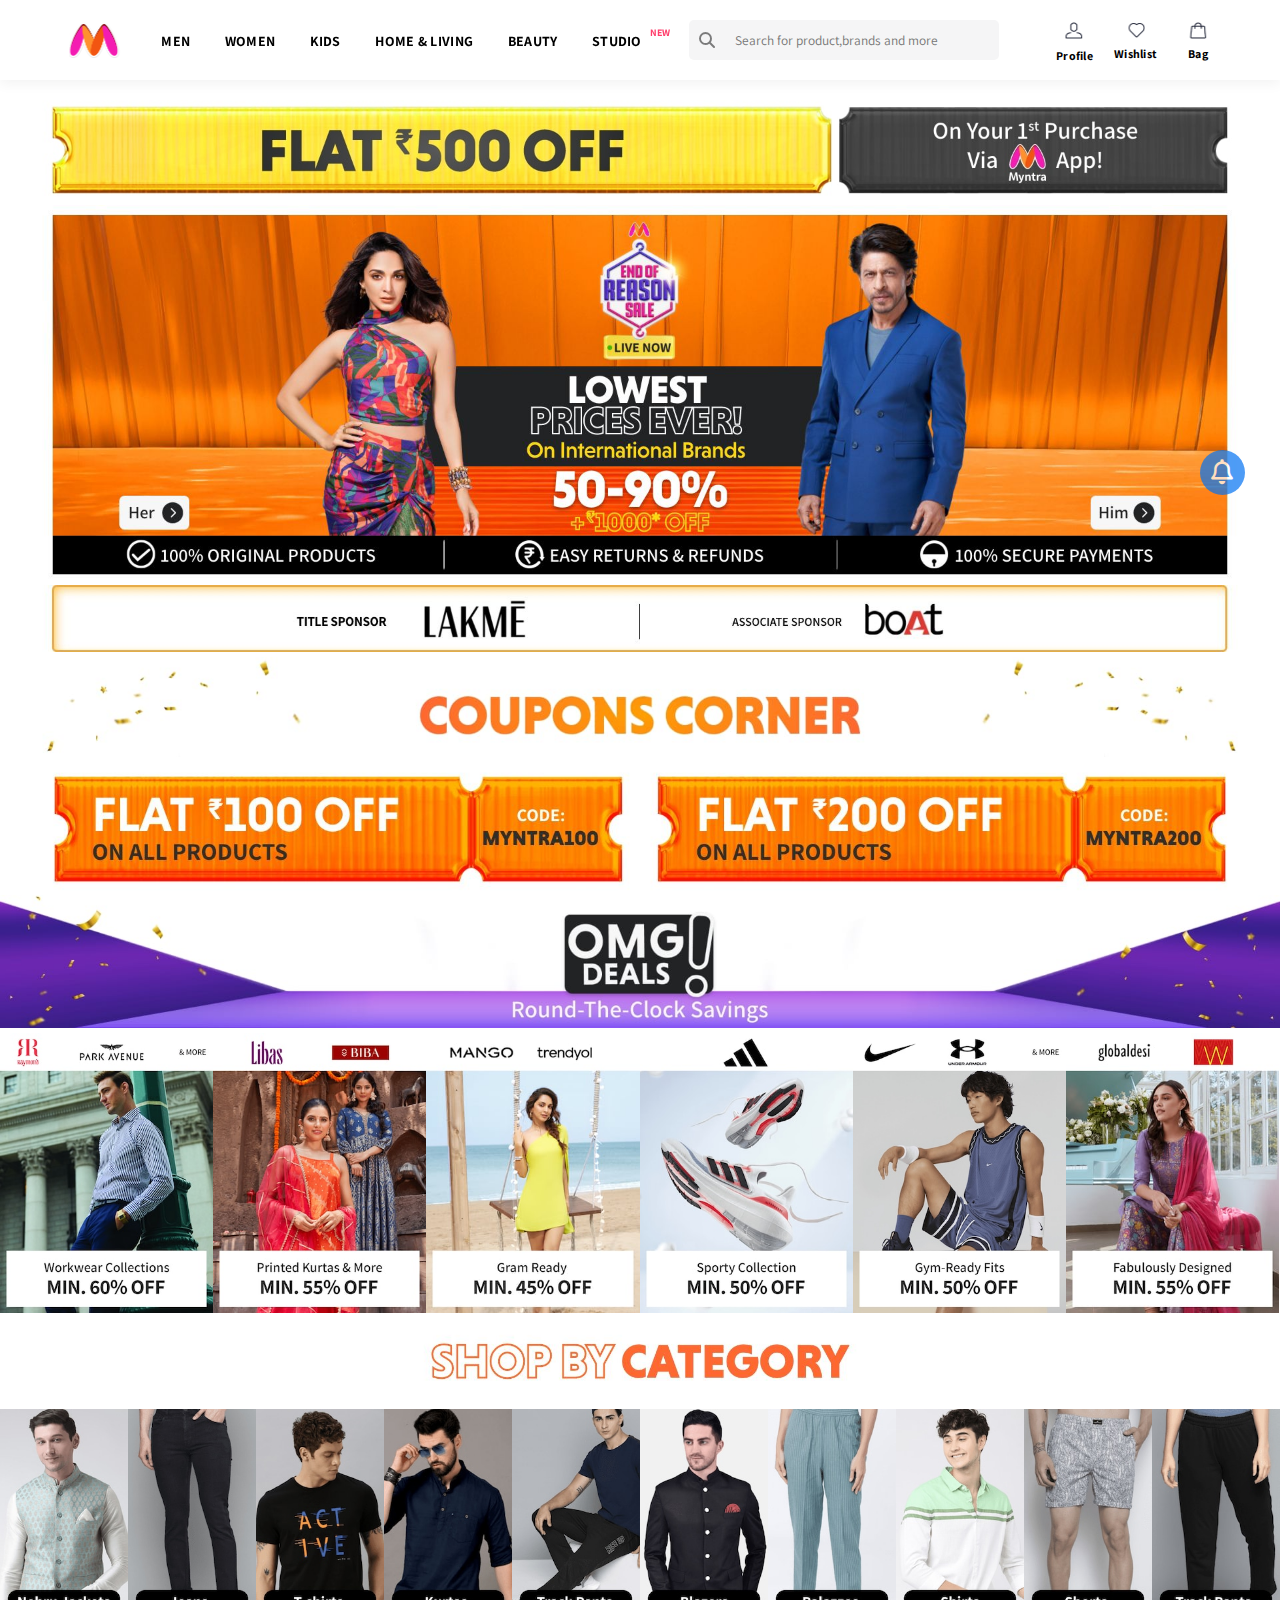
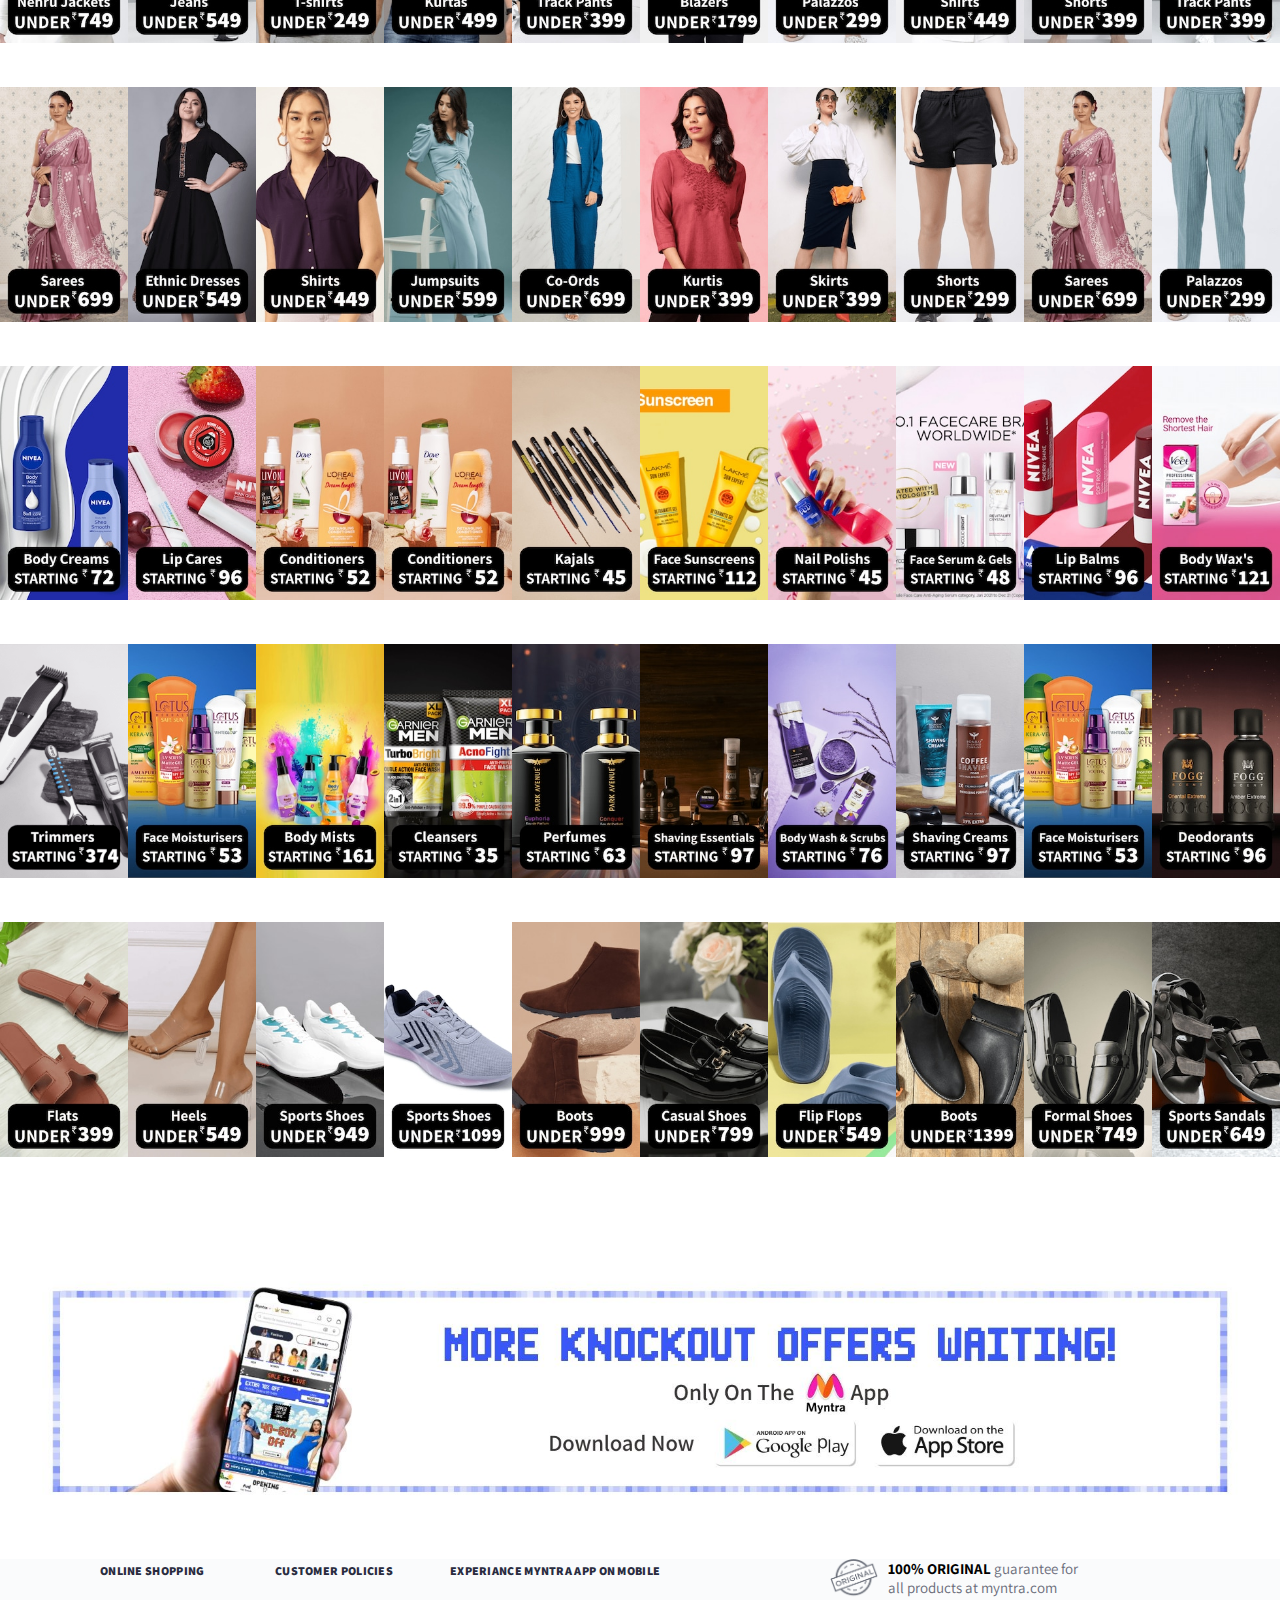
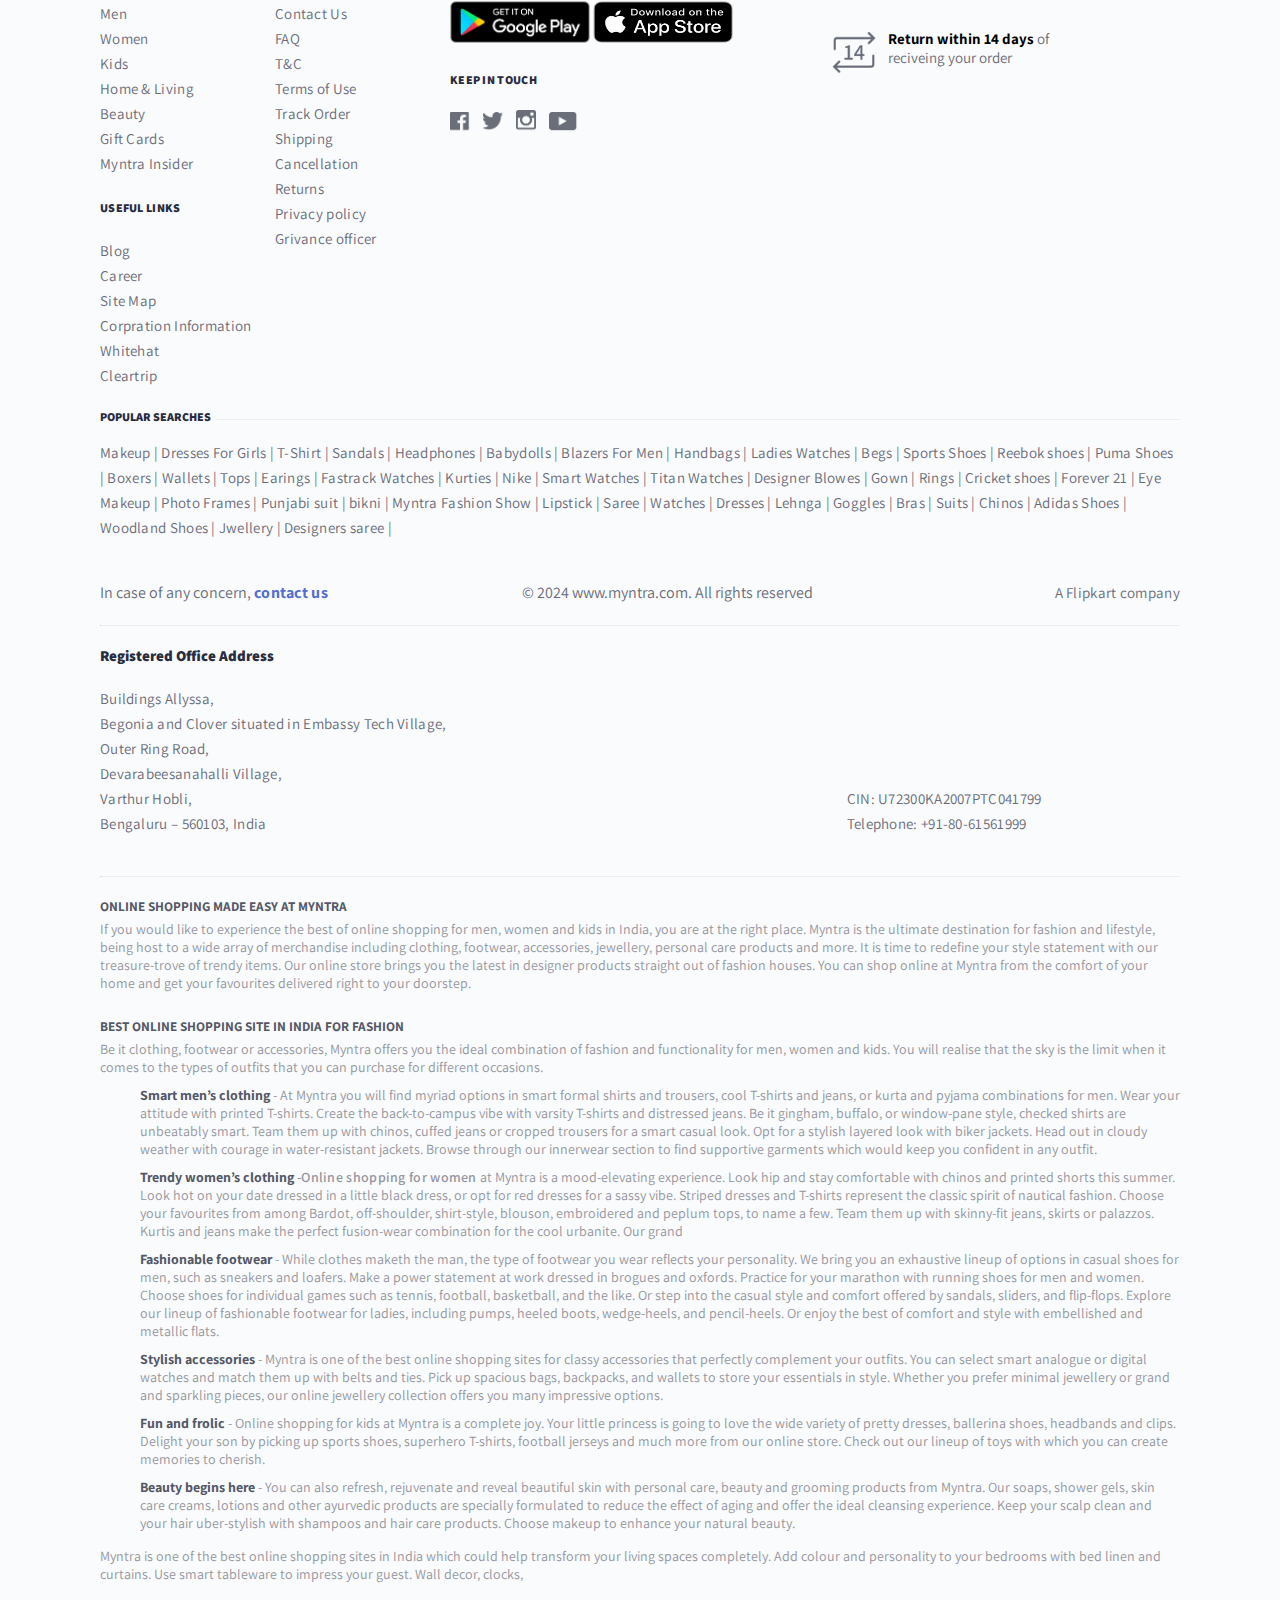
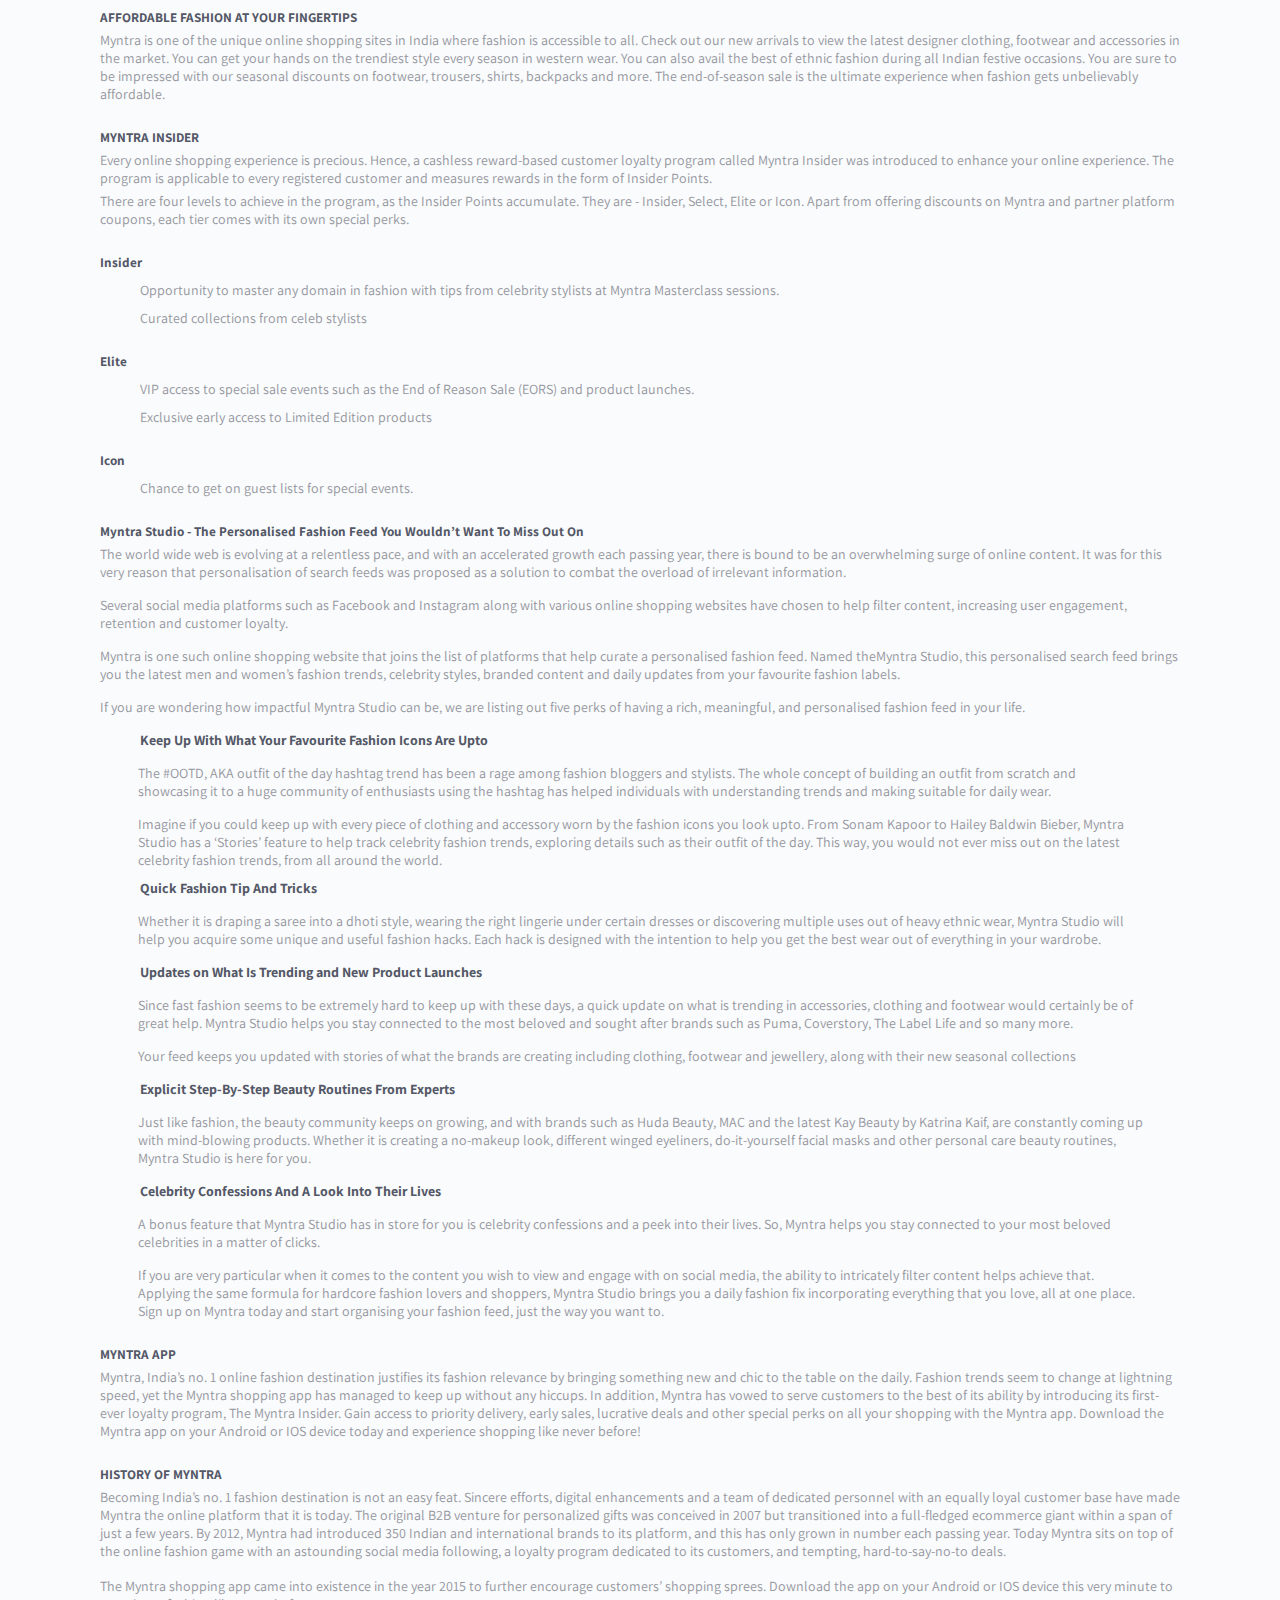
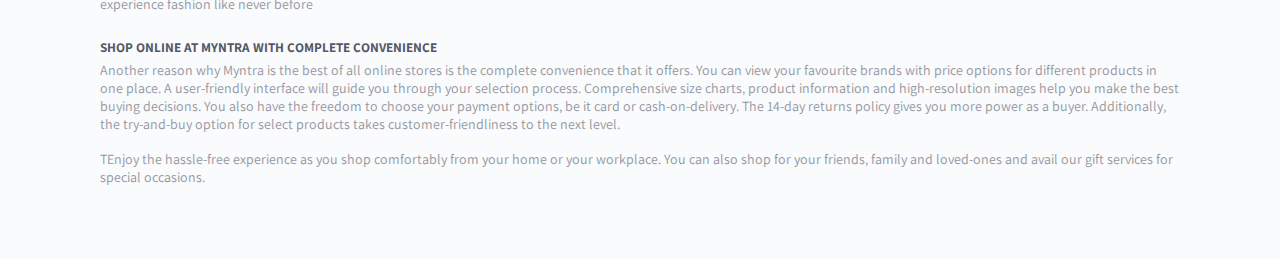
<file: index.html>
<!DOCTYPE html>
<html lang="en">

<head>

   <title>myntra clone</title>
   <link rel="icon" href="fabicon.ico">
   <link rel="stylesheet" href="css/style.css">
   <link rel="stylesheet" href="https://cdnjs.cloudflare.com/ajax/libs/font-awesome/6.5.2/css/all.min.css">


</head>

<body>

   <header>
      <div class="container">
         <div class="logo"></div>

         <nav>
            <div class="new-icon">NEW</div>
            <!--  -->



            <div class="service-page" href="">
               <a class="men1-row" href="">
                  MEN
               </a>
               <div class="mega-menu">
                  <div class="mega-list">
                     <h4>Topwear</h4>
                     <ul class="li-parents">
                        <li><a href="">T-Shirts</a></li>
                        <li><a href="">Casual Shirts</a></li>
                        <li><a href="">Formal Shirts</a></li>
                        <li><a href="">Sweatshirts</a></li>
                        <li><a href="">Sweaters</a></li>
                        <li><a href="">Jackets</a></li>
                        <li><a href="">Blazers & Coats</a></li>
                        <li><a href="">Suits</a></li>
                        <li><a href="">Rain Jackets</a></li>


                     </ul>
                     <hr>
                     <h4>Indian & Festive Wear</h4>

                     <ul class="li-parents">
                        <li><a href="">Kurtas & Kurta Sets</a></li>
                        <li><a href="">Sherwanis</a></li>
                        <li><a href="">Nehru Jackets</a></li>
                        <li><a href="">Dhotis</a></li>
                     </ul>

                  </div>
                  <!-- 1row end -->
                  <div class="mega-2list">
                     <h4>Bottomwear</h4>
                     <ul class="li-parents">
                        <li><a style=" padding-left: 20px;" href="">Jeans</a></li>
                        <li><a style=" padding-left: 20px;" href="">Casual Trousers</a></li>
                        <li><a style=" padding-left: 20px;" href="">Formal Trousers</a></li>
                        <li><a style=" padding-left: 20px;" href="">Shorts</a></li>
                        <li><a style=" padding-left: 20px;" href="">Track Pants & Joggers</a></li>
                     </ul>
                     <hr>
                     <h4>innerwear & Sleepwear</h4>
                     <ul class="li-parents">
                        <li><a style=" padding-left: 20px;" href="">Briefs & Strunks</a></li>
                        <li><a style=" padding-left: 20px;" href="">Boxers</a></li>
                        <li><a style=" padding-left: 20px;" href="">Vests</a></li>
                        <li><a style=" padding-left: 20px;" href="">Sleepwear & Loungewear</a></li>
                        <li><a style=" padding-left: 20px;" href="">Thermals</a></li>
                     </ul>
                     <hr>
                     <h4>Plus Size</h4>
                  </div>
                  <!-- 2row end -->
                  <div class="mega-3list">
                     <h4>Footwear</h4>
                     <ul class="li-parents">
                        <li><a style=" padding-left: 20px;" href="">Casual Shoes</a></li>
                        <li><a style=" padding-left: 20px;" href="">Sports Shoes</a></li>
                        <li><a style=" padding-left: 20px;" href="">Formal Shoes</a></li>
                        <li><a style=" padding-left: 20px;" href="">Sneakersr</a></li>
                        <li><a style=" padding-left: 20px;" href="">Sandals & Floaters</a></li>
                        <li><a style=" padding-left: 20px;" href="">Flip Flops</a></li>
                        <li><a style=" padding-left: 20px;" href="">Socks</a></li>
                     </ul>
                     <hr>
                     <h4 style="font-size: 14px;">Personal Care & Grooming</h4>
                     <h4 style="font-size: 14px;">Sunglasses & Frames</h4>
                     <h4 style="font-size: 14px;">Watches</h4>

                  </div>
                  <!-- list3 end -->
                  <div class="mega-4list">

                     <h4>Sports & Active Wear</h4>
                     <ul class="li-parents">
                        <li><a style=" padding-left: 20px;" href="">Sports Shoes</a></li>
                        <li><a style=" padding-left: 20px;" href="">Sports Sandals</a></li>
                        <li><a style=" padding-left: 20px;" href="">Active T-Shirts</a></li>
                        <li><a style=" padding-left: 20px;" href="">Track Pants & Shorts</a></li>
                        <li><a style=" padding-left: 20px;" href="">Tracksuits</a></li>
                        <li><a style=" padding-left: 20px;" href="">Jackets & Sweatshirts</a></li>
                        <li><a style=" padding-left: 20px;" href="">Sports Accessories</a></li>
                        <li><a style=" padding-left: 20px;" href="">Swimwear</a></li>
                     </ul>
                     <hr>
                     <h4>Gadgets</h4>
                     <ul class="li-parents">
                        <li><a style=" padding-left: 20px;" href="">Smart Wearables</a></li>
                        <li><a style=" padding-left: 20px;" href="">Fitness Gadgets</a></li>
                        <li><a style=" padding-left: 20px;" href="">Headphones</a></li>
                        <li><a style=" padding-left: 20px;" href="">Speakers</a></li>

                     </ul>
                  </div>
                  <!-- 4row end -->
                  <div class="mega-5list">
                     <h4>Fashion Accessories</h4>
                     <ul class="li-parents">
                        <li><a style=" padding-left: 20px;" href="">Wallets</a></li>
                        <li><a style=" padding-left: 20px;" href="">Belts</a></li>
                        <li><a style=" padding-left: 20px;" href="">Perfumes & Body Mists</a></li>
                        <li><a style=" padding-left: 20px;" href="">Trimmersr</a></li>
                        <li><a style=" padding-left: 20px;" href="">Deodorants</a></li>
                        <li><a style=" padding-left: 20px;" href="">Ties, Cufflinks & Pocket</a></li>
                        <li><a style=" padding-left: 20px;" href="">Accessory Gift Sets</a></li>
                        <li><a style=" padding-left: 20px;" href="">Caps & Hats</a></li>
                        <li><a style=" padding-left: 20px;" href="">Mufflers, Scarves & Gloves</a></li>
                        <li><a style=" padding-left: 20px;" href="">Phone Cases</a></li>
                        <li><a style=" padding-left: 20px;" href="">Rings & Wristwear</a></li>
                        <li><a style=" padding-left: 20px;" href="">Helmets</a></li>
                     </ul>
                     <hr>
                     <h4>Bags & Backpacks</h4>
                     <h4>Luggages & Trolleys</h4>

                  </div>
               </div>
            </div>
            <!-- men postion end -->
            <div class="service-page" href="">
               <a class="women-line" href="">
                  WOMEN
               </a>
               <div style="left: -150px;" class="mega-menu">
                  <div class="mega-list">
                     <h4 style="color:  #fb56c1;">Indian & Fusion Wear</h4>
                     <ul class="li-parents">
                        <li><a href="">Kurtas & Suits</a></li>
                        <li><a href="">Kurtis, Tunics & Tops</a></li>
                        <li><a href="">Sarees</a></li>
                        <li><a href="">Ethnic Wear</a></li>
                        <li><a href="">Leggings, Salwars & Churidar</a></li>
                        <li><a href="">Skirts & Palazzos</a></li>
                        <li><a href="">Dress Materials</a></li>
                        <li><a href="">Lehenga Cholis</a></li>
                        <li><a href="">Dupattas & Shawls</a></li>
                        <li><a href="">Jackets</a></li>


                     </ul>
                     <hr>
                     <h4 style="color:  #fb56c1;">Belts, Scarves & More</h4>
                     <h4 style="color:  #fb56c1;">Watches & Wearables</h4>



                  </div>
                  <!-- 1row end -->
                  <div class="mega-2list">
                     <h4 style="color:  #fb56c1;">Western Wear</h4>
                     <ul class="li-parents">
                        <li><a style=" padding-left: 20px;" href="">Dresses</a></li>
                        <li><a style=" padding-left: 20px;" href="">Tops</a></li>
                        <li><a style=" padding-left: 20px;" href="">Tshirts</a></li>
                        <li><a style=" padding-left: 20px;" href="">Jeans</a></li>
                        <li><a style=" padding-left: 20px;" href="">Trousers & Capris</a></li>
                        <li><a style=" padding-left: 20px;" href="">Shorts & Skirts</a></li>
                        <li><a style=" padding-left: 20px;" href="">Co-ords</a></li>
                        <li><a style=" padding-left: 20px;" href="">Playsuits</a></li>
                        <li><a style=" padding-left: 20px;" href="">Jumpsuits</a></li>
                        <li><a style=" padding-left: 20px;" href="">Shrugs</a></li>
                        <li><a style=" padding-left: 20px;" href="">Sweaters & Sweatshirts</a></li>
                        <li><a style=" padding-left: 20px;" href="">Jackets & Coats</a></li>
                        <li><a style=" padding-left: 20px;" href="">Blazers & Waistcoats</a></li>
                     </ul>
                     <hr>
                     <h4 style="color:  #fb56c1;">Plus Size</h4>

                  </div>
                  <!-- 2row end -->
                  <div class="mega-3list">
                     <h4 style="color:  #fb56c1;">Maternity</h4>
                     <h4 style="color:  #fb56c1;">Sunglasses & Frames</h4>
                     <h4 style="color:  #fb56c1;">Footwear</h4>
                     <ul class="li-parents">
                        <li><a style=" padding-left: 20px;" href="">Flats</a></li>
                        <li><a style=" padding-left: 20px;" href="">Casual Shoes</a></li>
                        <li><a style=" padding-left: 20px;" href="">Heels</a></li>
                        <li><a style=" padding-left: 20px;" href="">Boots</a></li>
                        <li><a style=" padding-left: 20px;" href="">Sports Shoes & Floaters</a></li>

                     </ul>
                     <hr>
                     <h4 style="font-size: 14px; color: #fb56c1;">Sports & Active Wear</h4>
                     <ul class="li-parents">

                        <li><a style=" padding-left: 20px;" href="">Clothing</a></li>
                        <li><a style=" padding-left: 20px;" href="">Footwear</a></li>
                        <li><a style=" padding-left: 20px;" href="">Sports Accessories</a></li>
                        <li><a style=" padding-left: 20px;" href="">Sports Equipment</a></li>
                     </ul>

                  </div>
                  <!-- list3 end -->
                  <div class="mega-4list">

                     <h4 style="color:  #fb56c1;">Lingerie & Sleepwear</h4>
                     <ul class="li-parents">
                        <li><a style=" padding-left: 20px;" href="">Bra</a></li>
                        <li><a style=" padding-left: 20px;" href="">Briefs</a></li>
                        <li><a style=" padding-left: 20px;" href="">Shapewear</a></li>
                        <li><a style=" padding-left: 20px;" href="">Sleepwear & Loungewear</a></li>
                        <li><a style=" padding-left: 20px;" href="">Swimwear</a></li>
                        <li><a style=" padding-left: 20px;" href="">Camisoles & Thermals</a></li>

                     </ul>
                     <hr>
                     <h4 style="color:  #fb56c1;">Beauty & Personal Care</h4>
                     <ul class="li-parents">
                        <li><a style=" padding-left: 20px;" href="">Makeup</a></li>
                        <li><a style=" padding-left: 20px;" href="">Skincare</a></li>
                        <li><a style=" padding-left: 20px;" href="">Premium Beauty</a></li>
                        <li><a style=" padding-left: 20px;" href="">Lipsticks</a></li>
                        <li><a style=" padding-left: 20px;" href="">Fragrances</a></li>

                     </ul>
                  </div>
                  <!-- 4row end -->
                  <div class="mega-5list">
                     <h4 style="color:  #fb56c1;">Gadgets</h4>
                     <ul class="li-parents">
                        <li><a style=" padding-left: 20px;" href="">Smart Wearables</a></li>
                        <li><a style=" padding-left: 20px;" href="">Fitness Gadgets</a></li>
                        <li><a style=" padding-left: 20px;" href="">Headphones</a></li>
                        <li><a style=" padding-left: 20px;" href="">Speakers</a></li>
                     </ul>
                     <hr>
                     <ul class="li-parents">
                        <li><a style=" padding-left: 20px;" href="">Jewellery</a></li>
                        <li><a style=" padding-left: 20px;" href="">Fashion Jewellery</a></li>
                        <li><a style=" padding-left: 20px;" href="">Fine Jewellery</a></li>
                        <li><a style=" padding-left: 20px;" href="">Earrings</a></li>
                     </ul>
                     <hr>
                     <h4 style="color:  #fb56c1;">Backpacks</h4>
                     <h4 style="color:  #fb56c1;">Handbags, Bags & Wallets</h4>
                     <h4 style="color:  #fb56c1;">Luggages & Trolleys</h4>

                  </div>
               </div>
            </div>
            <!-- women end point -->
            <div class="service-page" href="">
               <a class="kids-line" href="">
                  KIDS
               </a>
               <div style="left: -230px;" class="mega-menu">
                  <div class="mega-list">
                     <h4 style="color:  #f26a10;;">Boys Clothing</h4>
                     <ul class="li-parents">
                        <li><a href="">T-Shirts</a></li>
                        <li><a href="">Shirts</a></li>
                        <li><a href="">Shorts</a></li>
                        <li><a href="">Jeans</a></li>
                        <li><a href="">Trousers</a></li>
                        <li><a href="">Clothing Sets</a></li>
                        <li><a href="">Ethnic Wear</a></li>
                        <li><a href="">Track Pants & Pyjamas</a></li>
                        <li><a href="">Jacket, Sweater & Sweatshirts</a></li>
                        <li><a href="">Party Wear</a></li>
                        <li><a href="">Innerwear & Thermals</a></li>
                        <li><a href="">Nightwear & Loungewear</a></li>
                        <li><a href="">Value Packs</a></li>


                     </ul>


                  </div>
                  <!-- 1row end -->
                  <div class="mega-2list">
                     <h4 style="color:  #f26a10;">Girls Clothing</h4>
                     <ul class="li-parents">
                        <li><a style=" padding-left: 20px;" href="">Dresses</a></li>
                        <li><a style=" padding-left: 20px;" href="">Tops</a></li>
                        <li><a style=" padding-left: 20px;" href="">Tshirts</a></li>
                        <li><a style=" padding-left: 20px;" href="">Clothing Sets</a></li>
                        <li><a style=" padding-left: 20px;" href="">Lehenga choli</a></li>
                        <li><a style=" padding-left: 20px;" href="">Kurta Sets</a></li>
                        <li><a style=" padding-left: 20px;" href="">Party wear</a></li>
                        <li><a style=" padding-left: 20px;" href="">Dungarees & Jumpsuits</a></li>
                        <li><a style=" padding-left: 20px;" href="">Skirts & shorts</a></li>
                        <li><a style=" padding-left: 20px;" href="">Tights & Leggings</a></li>
                        <li><a style=" padding-left: 20px;" href="">Tights & Leggings</a></li>
                        <li><a style=" padding-left: 20px;" href="">Jacket, Sweater & Sweatshirt</a></li>
                        <li><a style=" padding-left: 20px;" href="">Innerwear & Thermals</a></li>
                        <li><a style=" padding-left: 20px;" href="">Nightwear & Loungewear</a></li>
                        <li><a style=" padding-left: 20px;" href="">Value Packs</a></li>
                     </ul>


                  </div>
                  <!-- 2row end -->
                  <div class="mega-3list">
                     <h4 style="color:  #f26a10;">Footwear</h4>

                     <ul class="li-parents">
                        <li><a style=" padding-left: 20px;" href="">Casual Shoes</a></li>
                        <li><a style=" padding-left: 20px;" href="">Flipflops</a></li>
                        <li><a style=" padding-left: 20px;" href="">Sports Shoes</a></li>
                        <li><a style=" padding-left: 20px;" href="">Flats</a></li>
                        <li><a style=" padding-left: 20px;" href="">Sandalss</a></li>
                        <li><a style=" padding-left: 20px;" href="">Heels</a></li>
                        <li><a style=" padding-left: 20px;" href="">School Shoes</a></li>
                        <li><a style=" padding-left: 20px;" href="">Socks</a></li>

                     </ul>
                     <hr>
                     <h4 style="font-size: 14px; color: #f26a10;">Toys & Games</h4>
                     <ul class="li-parents">

                        <li><a style=" padding-left: 20px;" href="">Learning & Development</a></li>
                        <li><a style=" padding-left: 20px;" href="">Activity Toys</a></li>
                        <li><a style=" padding-left: 20px;" href="">Soft Toys</a></li>
                        <li><a style=" padding-left: 20px;" href="">Action Figure / Play set</a></li>
                     </ul>

                  </div>
                  <!-- list3 end -->
                  <div class="mega-4list">

                     <h4 style="color:  #f26a10;">Infants</h4>
                     <ul class="li-parents">
                        <li><a style=" padding-left: 20px;" href="">Bodysuits</a></li>
                        <li><a style=" padding-left: 20px;" href="">Rompers & Sleepsuits</a></li>
                        <li><a style=" padding-left: 20px;" href="">Clothing Sets</a></li>
                        <li><a style=" padding-left: 20px;" href="">Tshirts & Tops</a></li>
                        <li><a style=" padding-left: 20px;" href="">Dresses</a></li>
                        <li><a style=" padding-left: 20px;" href="">Bottom wear</a></li>
                        <li><a style=" padding-left: 20px;" href="">Winter Wear</a></li>
                        <li><a style=" padding-left: 20px;" href="">Innerwear & Sleepwear</a></li>
                        <li><a style=" padding-left: 20px;" href="">Infant Care</a></li>

                     </ul>
                     <hr>
                     <h4 style="color:  #f26a10;">Home & Bath</h4>
                     <h4 style="color:  #f26a10;">Personal Care</h4>
                    
                  </div>
                  <!-- 4row end -->
                  <div class="mega-5list">
                     <h4 style="color:  #f26a10;">Kids Accessories</h4>
                     <ul class="li-parents">
                        <li><a style=" padding-left: 20px;" href="">Bags & Backpacks</a></li>
                        <li><a style=" padding-left: 20px;" href="">Watches</a></li>
                        <li><a style=" padding-left: 20px;" href="">Jewellery & Hair accessory</a></li>
                        <li><a style=" padding-left: 20px;" href="">Sunglasses</a></li>
                        <li><a style=" padding-left: 20px;" href="">Masks & Protective Gears</a></li>
                        <li><a style=" padding-left: 20px;" href="">Caps & Hats</a></li>
                       
                     </ul>
                     <hr>
                     <h4 style="color:  #f26a10;">Brands</h4>
                     <ul class="li-parents">
                        <li><a style=" padding-left: 20px;" href="">H&M</a></li>
                        <li><a style=" padding-left: 20px;" href="">Max Kids</a></li>
                        <li><a style=" padding-left: 20px;" href="">Pantaloons</a></li>
                        <li><a style=" padding-left: 20px;" href="">United Colors Of Benetton Kids</a></li>
                        <li><a style=" padding-left: 20px;" href="">YK</a></li>
                        <li><a style=" padding-left: 20px;" href="">U.S. Polo Assn. Kids</a></li>
                        <li><a style=" padding-left: 20px;" href="">Mothercare</a></li>
                        <li><a style=" padding-left: 20px;" href="">HRX</a></li>
                     </ul>
                     

                  </div>
               </div>
            </div>
            <!-- kids point end -->
            <div class="service-page" href="">
               <a class="living-line" href="home&living.html">
                  HOME & LIVING
               </a>
               <div style="left: -300px;" class="mega-menu">
                  <div class="mega-list">
                     <h4 style="color:  #f2c210;;">Bed Linen & Furnishing</h4>
                     <ul class="li-parents">
                        <li><a href="">Bed Runners</a></li>
                        <li><a href="">Mattress Protectors</a></li>
                        <li><a href="">Bedsheets</a></li>
                        <li><a href="">Bedding Sets</a></li>
                        <li><a href="">Blankets, Quilts & Dohars</a></li>
                        <li><a href="">Pillows & Pillow Covers</a></li>
                        <li><a href="">Bed Covers</a></li>
                        <li><a href="">Diwan Sets</a></li>
                        <li><a href="">Chair Pads & Covers</a></li>
                        <li><a href="">Sofa Covers</a></li>
                       </ul>
                       <hr>
                       <h4 style="color:  #f2c210;">Flooring</h4>
                       <ul class="li-parents">
                        <li><a href="">Floor Runners</a></li>
                        <li><a href="">Carpets</a></li>
                        <li><a href="">Floor Mats & Dhurries</a></li>
                        <li><a href="">Door Mats</a></li>
                       </ul>


                  </div>
                  <!-- 1row end -->
                  <div class="mega-2list">
                     <h4 style="color:  #f2c210;">Bath</h4>
                     <ul class="li-parents">
                        <li><a style=" padding-left: 20px;" href="">Bath Towels</a></li>
                        <li><a style=" padding-left: 20px;" href="">Hand & Face Towels</a></li>
                        <li><a style=" padding-left: 20px;" href="">Beach Towels</a></li>
                        <li><a style=" padding-left: 20px;" href="">Towels Set</a></li>
                        <li><a style=" padding-left: 20px;" href="">Bath Rugs</a></li>
                        <li><a style=" padding-left: 20px;" href="">Bath Robes</a></li>
                        <li><a style=" padding-left: 20px;" href="">Bathroom Accessories</a></li>
                        <li><a style=" padding-left: 20px;" href="">Shower Curtains</a></li>
                        
                     </ul>
                     <hr>
                     <h4 style="color:  #f2c210;">Lamps & Lighting</h4>
                     <ul class="li-parents">
                        <li><a style=" padding-left: 20px;" href="">Floor Lamps</a></li>
                        <li><a style=" padding-left: 20px;" href="">Ceiling Lamps</a></li>
                        <li><a style=" padding-left: 20px;" href="">Table Lamps</a></li>
                        <li><a style=" padding-left: 20px;" href="">Wall Lamps</a></li>
                        <li><a style=" padding-left: 20px;" href="">Outdoor Lamps</a></li>
                        <li><a style=" padding-left: 20px;" href="">String Lights</a></li>
                      
                     </ul>


                  </div>
                  <!-- 2row end -->
                  <div class="mega-3list">
                     <h4 style="color:  #f2c210;">Home Décor</h4>

                     <ul class="li-parents">
                        <li><a style=" padding-left: 20px;" href="">Plants & Planters</a></li>
                        <li><a style=" padding-left: 20px;" href="">Aromas & Candles</a></li>
                        <li><a style=" padding-left: 20px;" href="">Clocks</a></li>
                        <li><a style=" padding-left: 20px;" href="">Mirrors</a></li>
                        <li><a style=" padding-left: 20px;" href="">Wall Décor</a></li>
                        <li><a style=" padding-left: 20px;" href="">Festive Decor</a></li>
                        <li><a style=" padding-left: 20px;" href="">Pooja Essentials</a></li>
                        <li><a style=" padding-left: 20px;" href="">Wall Shelves</a></li>
                        <li><a style=" padding-left: 20px;" href="">Fountains</a></li>
                        <li><a style=" padding-left: 20px;" href="">Showpieces & Vases</a></li>
                        <li><a style=" padding-left: 20px;" href="">Ottoman</a></li>

                     </ul>
                     <hr>
                     <h4 style="font-size: 14px; color: #f2c210;">Cushions & Cushion Covers</h4>
                     <h4 style="font-size: 14px; color: #f2c210;">Curtains</h4>
                     

                  </div>
                  <!-- list3 end -->
                  <div class="mega-4list">

                     <h4 style="color:  #f2c210;">Home Gift Sets</h4>
                     <h4 style="color:  #f2c210;">Kitchen & Table</h4>
                     <ul class="li-parents">
                        <li><a style=" padding-left: 20px;" href="">Table Runners</a></li>
                        <li><a style=" padding-left: 20px;" href="">Dinnerware & Serveware</a></li>
                        <li><a style=" padding-left: 20px;" href="">Cups and Mugs</a></li>
                        <li><a style=" padding-left: 20px;" href="">Bakeware & Cookware</a></li>
                        <li><a style=" padding-left: 20px;" href="">Kitchen Storage & Tools</a></li>
                        <li><a style=" padding-left: 20px;" href="">Bar & Drinkware</a></li>
                        <li><a style=" padding-left: 20px;" href="">Table Covers & Furnishings</a></li>
                       
                     </ul>
                     <hr>
                     <h4 style="color:  #f2c210">Storage</h4>
                     <ul class="li-parents">
                        <li><a style=" padding-left: 20px;" href="">Bins</a></li>
                        <li><a style=" padding-left: 20px;" href="">Hangers</a></li>
                        <li><a style=" padding-left: 20px;" href="">Organisers</a></li>
                        <li><a style=" padding-left: 20px;" href="">Hooks & Holders</a></li>
                        <li><a style=" padding-left: 20px;" href="">Laundry Bags</a></li>
                     
                  </div>
                  <!-- 4row end -->
                  <div class="mega-5list">
                     <h4 style="color:  #f2c210">Brands</h4>
                     <ul class="li-parents">
                        <li><a style=" padding-left: 20px;" href="">H&M</a></li>
                        <li><a style=" padding-left: 20px;" href="">Marks & Spencer</a></li>
                        <li><a style=" padding-left: 20px;" href="">Home Centre</a></li>
                        <li><a style=" padding-left: 20px;" href="">Spaces</a></li>
                        <li><a style=" padding-left: 20px;" href="">D'Decor</a></li>
                        <li><a style=" padding-left: 20px;" href="">Story@Home</a></li>
                        <li><a style=" padding-left: 20px;" href="">Pure Home & Living</a></li>
                        <li><a style=" padding-left: 20px;" href="">Swayam</a></li>
                        <li><a style=" padding-left: 20px;" href="">Raymond Home</a></li>
                        <li><a style=" padding-left: 20px;" href="">Maspar</a></li>
                        <li><a style=" padding-left: 20px;" href="">My Trident</a></li>
                        <li><a style=" padding-left: 20px;" href="">Cortina</a></li>
                        <li><a style=" padding-left: 20px;" href="">Random</a></li>
                        <li><a style=" padding-left: 20px;" href="">Ellementry</a></li>
                        <li><a style=" padding-left: 20px;" href="">ROMEE</a></li>
                        <li><a style=" padding-left: 20px;" href="">SEJ by Nisha Gupta</a></li>
                       
                     </ul>
                    
                     

                  </div>
               </div>
            </div>
           <!-- living end point -->
           <div class="service-page" href="">
            <a class="beauty-line" href="">
              BEAUTY
            </a>
            <div style="left: -440px;" class="mega-menu">
               <div class="mega-list">
                  <h4 style="color:  #0db7af;;">Makeup</h4>
                  <ul class="li-parents">
                     <li><a href="">Lipstick</a></li>
                     <li><a href="">Lip Gloss</a></li>
                     <li><a href="">Lip Liner</a></li>
                     <li><a href="">Mascara</a></li>
                     <li><a href="">Eyeliner</a></li>
                     <li><a href="">Kajal</a></li>
                     <li><a href="">Eyeshadow</a></li>
                     <li><a href="">Foundation</a></li>
                     <li><a href="">Primer</a></li>
                     <li><a href="">Concealer</a></li>
                     <li><a href="">Compact</a></li>
                     <li><a href="">Nail Polish</a></li>
                    </ul>
                   


               </div>
               <!-- 1row end -->
               <div class="mega-2list">
                  <h4 style="color:  #0db7af;">Skincare, Bath & Body</h4>
                  <ul class="li-parents">
                     <li><a style=" padding-left: 20px;" href="">Face Moisturiser</a></li>
                     <li><a style=" padding-left: 20px;" href="">Cleanser</a></li>
                     <li><a style=" padding-left: 20px;" href="">Masks & Peel</a></li>
                     <li><a style=" padding-left: 20px;" href="">Sunscreen</a></li>
                     <li><a style=" padding-left: 20px;" href="">Serum</a></li>
                     <li><a style=" padding-left: 20px;" href="">Face Wash</a></li>
                     <li><a style=" padding-left: 20px;" href="">Eye Cream</a></li>
                     <li><a style=" padding-left: 20px;" href="">Lip Balm</a></li>
                     <li><a style=" padding-left: 20px;" href="">Body Lotion</a></li>
                     <li><a style=" padding-left: 20px;" href="">Body Wash</a></li>
                     <li><a style=" padding-left: 20px;" href="">Body Scrub</a></li>
                     <li><a style=" padding-left: 20px;" href="">Hand Cream</a></li>
                    
                     
                  </ul>
                  <hr>
                  <h4 style="color:  #0db7af;">Baby Care</h4>
                  <h4 style="color:  #0db7af">Masks</h4>
                  


               </div>
               <!-- 2row end -->
               <div class="mega-3list">
                  <h4 style="color:  #0db7af;">Haircare</h4>

                  <ul class="li-parents">
                     <li><a style=" padding-left: 20px;" href="">Shampoo</a></li>
                     <li><a style=" padding-left: 20px;" href="">Conditioner</a></li>
                     <li><a style=" padding-left: 20px;" href="">Hair Cream</a></li>
                     <li><a style=" padding-left: 20px;" href="">Hair Oil</a></li>
                     <li><a style=" padding-left: 20px;" href="">Hair Gel</a></li>
                     <li><a style=" padding-left: 20px;" href="">Hair Color</a></li>
                     <li><a style=" padding-left: 20px;" href="">Hair Serum</a></li>
                     <li><a style=" padding-left: 20px;" href="">Hair Accessory</a></li>
                    

                  </ul>
                  <hr>
                  <h4 style="font-size: 14px; color: #0db7af;">Fragrances</h4>
                  
                  <ul class="li-parents">
                     <li><a style=" padding-left: 20px;" href="">Perfume</a></li>
                     <li><a style=" padding-left: 20px;" href="">Deodorant</a></li>
                     <li><a style=" padding-left: 20px;" href="">Body Mist</a></li>
                  

               </div>
               <!-- list3 end -->
               <div class="mega-4list">

                  <h4 style="color:  #0db7af;">Appliances</h4>
                 
                  <ul class="li-parents">
                     <li><a style=" padding-left: 20px;" href="">Hair Straightener</a></li>
                     <li><a style=" padding-left: 20px;" href="">Hair Dryer</a></li>
                     <li><a style=" padding-left: 20px;" href="">Epilator</a></li>
                  
                    
                  </ul>
                  <hr>
                  <h4 style="color:  #0db7af">Men's Groominge</h4>
                  <ul class="li-parents">
                     <li><a style=" padding-left: 20px;" href="">Trimmers</a></li>
                     <li><a style=" padding-left: 20px;" href="">Beard Oil</a></li>
                     <li><a style=" padding-left: 20px;" href="">Hair Wax</a></li>
                  </ul>
                  <hr>
                  <h4 style="color:  #0db7af">Beauty Gift & Makeup Set</h4>
                  <ul class="li-parents">
                     <li><a style=" padding-left: 20px;" href="">Beauty Gift</a></li>
                     <li><a style=" padding-left: 20px;" href="">Makeup Kit</a></li>
                    
                  </ul>
                  <hr>
                  <h4 style="color:  #0db7af">Premium Beauty</h4>
                  <h4 style="color:  #0db7af">Wellness & Hygiene</h4>

               </div>
               <!-- 4row end -->
               <div class="mega-5list">
                  <h4 style="color:  #0db7af">Top Brands</h4>
                  <ul class="li-parents">
                     <li><a style=" padding-left: 20px;" href="">Lakme</a></li>
                     <li><a style=" padding-left: 20px;" href="">Maybelline</a></li>
                     <li><a style=" padding-left: 20px;" href="">LOreal</a></li>
                     <li><a style=" padding-left: 20px;" href="">SPhilips</a></li>
                     <li><a style=" padding-left: 20px;" href="">Bath & Body Works</a></li>
                     <li><a style=" padding-left: 20px;" href="">THE BODY SHOP</a></li>
                     <li><a style=" padding-left: 20px;" href="">Biotique</a></li>
                     <li><a style=" padding-left: 20px;" href="">Mamaearth</a></li>
                     <li><a style=" padding-left: 20px;" href="">MCaffeine</a></li>
                     <li><a style=" padding-left: 20px;" href="">Nivea</a></li>
                     <li><a style=" padding-left: 20px;" href="">Lotus Herbals</a></li>
                     <li><a style=" padding-left: 20px;" href="">LOreal Professionnel</a></li>
                     <li><a style=" padding-left: 20px;" href="">KAMA AYURVEDA</a></li>
                     <li><a style=" padding-left: 20px;" href="">M.A.C</a></li>
                     <li><a style=" padding-left: 20px;" href="">Forest Essentials</a></li>
                     
                  </ul>
                 
                  

               </div>
            </div>
         </div>
         <!-- BEauty page end -->
         <div class="service-page" href="">
            <a class="studio-line" href="">
             STUDIO
            </a>
            <div style="left: -200px; width: 545px; height: 454px; " class="mega-menu">
               <div >
                
                  <img style="margin: 20px 221px 0px 221px;" src="image/studio-logo-new.svg" alt="">

                  <ul>
                     <li style="text-align: center; margin-top: 7px;" >Your daily inspiration for everything fashion</li>
                  </ul>

                  <img style="width: 514px; height: 274px;margin: 27px 16px 0px 15px;" src="image/sudio-nav-banner.png" alt="">


                <div style="width: 195px;border: 1px solid rgb(199, 197, 197);height: 42px;background: #FFFFFF;margin: 16px 176px 0px 174px;text-align: center; padding-top: 6px;" ><a style="font-weight: bold;" href="">EXPLORE STUDIO ></a></div>

                     
                 
                           

               </div>
            </div>
         </div>
         <!-- studio end point -->

         </nav>

         <div class="input-box">
            <i style="margin-left: 10px;opacity: 0.5;" class="fa-solid fa-magnifying-glass"></i>
            <input placeholder="Search for product,brands and more" type="text">
         </div>
         <div class="desktop-action">
            <div class="icon">
               <a href="">
                  <div class="head1"></div>
               </a>
               <a href="" style="padding-left: 7px;font-size: 12px;">Profile</a>

            </div>

            <div class="icon">
               <a href="">
                  <div class="head2"></div>
               </a>
               <a href="" style="padding-left:1px;font-size: 12px;">Wishlist</a>
            </div>

            <div class="icon">
               <a href="">
                  <div class="head3"></div>
               </a>
               <a href="" style="padding-left:11px;font-size: 12px;">Bag</a>

            </div>

         </div>

      </div>



   </header>

   <!-- header end -->
   <section>
      <!-- bell -->
      <div class="arrow-button">
         <a href=""><i style="font-size: 25px;color: white;" class="fa-regular fa-bell"></i></a>
      </div>
      <!-- bell -->




      <!--  -->
      <div class="row2"><img style="width: 100%; margin-top: 20px;" a
            src="image/4d5cd030-06fe-4c79-867d-5f1b598ddf6a1717010361896-FLAT-500-Off-on-1st-Purchase-Strip.jpg" alt="">
      </div>

      <div class="row-third">
         <img style="width: 50%;" src="image/72649464-80f9-427a-be72-6a55a7919d361716907060500-DESKTOP-HP-BANNER_01.jpg"
            alt="">

         <img style="width: 50%;" src="image/f89f1767-f7ea-4de6-abc4-3670eb9713f71716907060467-DESKTOP-HP-BANNER_02.jpg"
            alt="">


      </div>
      <!-- row third end -->
      <div class="row-four">
         <img style="width: 100%;" src="image/0ec5894e-d256-47a0-901d-ec7ac83f577e1716907255873-Sponsor-Ship.jpg"
            alt="">
      </div>
      <!-- row four end -->
      <div class="coupon-row">
         <img style="width: 100%;" src="image/e7069864-61ce-496a-a739-83dee72a2f041716906780601-Coupons-Corner.jpg"
            alt="">
      </div>
      <!-- coupun row end -->

      <div class="flat-row">
         <img style="width: 50%;" src="image/7dba03fa-cc67-4f1e-a5dc-d233010fb40e1716906972452-MYNTRA100.jpg" alt="">
         <img style="width: 50%;" src="image/c142e9b5-fbe5-4a7f-ac69-bfdc544c84591716906972412-MYNTRA200.jpg" alt="">
      </div>
      <!-- flat row end -->
      <div class="omg-row">
         <img style="width: 100%;" src="image/0efc48ea-42c8-496b-82d5-863e9271fc101716906763403-OMG.jpg" alt="">
      </div>
      <!--omg row end  -->

      <div class="imgrow1">
         <a href=""><img src="image/c7654def-8875-4150-a590-6489a6ad51851716103246126-image_png_1262641995.jpeg"
               alt=""></a>
         <a href=""><img src="image/db3a7d98-1a1d-4c51-90cb-dec47398f0631715935572762-Libas-_Biba.jpeg" alt=""></a>
         <a href=""><img src="image/d42df83d-79ea-4b9d-ab64-6c317fd7bf731716103274368-image_png_2059725837.jpeg"
               alt=""></a>
         <a href=""><img src="image/af85b317-a90f-4661-ab65-c330df7d3e091716101461714-image_png716168130.jpeg"
               alt=""></a>
         <a href=""><img src="image/b2f0a7af-ca02-47cf-ae0d-b2f8699f44261716102962688-image_png_648541676.jpeg"
               alt=""></a>
         <a href=""><img src="image/336d8019-676a-4e02-9f79-c729a57d7c431715935572297-Global_Desi-_W.jpeg" alt=""></a>
      </div>
      <!-- imgrow1 end -->
      <div class="category">
         <a href=""><img style="width: 100%;"
               src="image/dc9e9f56-60e3-468a-b1ed-6b9fa20772531716906763459-Shop-By-Category.jpg" alt=""></a>
      </div>
      <!-- category row end -->
      <div class="img10-row">
         <a href=""><img src="image/a524e07c-ed76-4968-8ad4-55b8db9c2d2b1716817240714-Card27.jpeg" alt=""></a>
         <a href=""><img src="image/aa063caf-f7bf-474f-a188-44f94d85f73b1716817240186-Card16.jpeg" alt=""></a>
         <a href=""><img src="image/677dd600-2c25-4e7a-a09b-8ce90f20be1a1716817241589-Card15.jpeg" alt=""></a>
         <a href=""><img src="image/36caec57-eecd-4071-8683-725229786adb1716817240926-Card22.jpeg" alt=""></a>
         <a href=""><img src="image/33c8aa96-d132-4e1f-9137-c0da37c138041716817241175-Card19.jpeg" alt=""></a>
         <a href=""><img src="image/9acf04c8-7649-4f55-a3bd-a1e333779a0e1716817240658-Card25.jpeg" alt=""></a>
         <a href=""><img src="image/7d236373-2493-4bf0-bae8-2c57b5f4a5aa1716817240789-Card47.jpeg" alt=""></a>
         <a href=""><img src="image/7e8988a5-38cc-479f-8cc9-b49f778f097c1716817240153-Card14.jpeg" alt=""></a>
         <a href=""><img src="image/7e87c9a0-c98e-4ae3-ae71-a8b5e3c49cdb1716817240829-Card21.jpeg" alt=""></a>
         <a href=""><img src="image/1d03935d-0d40-46d3-9033-6864792b04991716817241908-Card41.jpeg" alt=""></a>

      </div>
      <!-- end -->
      <div class="img11-row">
         <a href=""><img src="image/9f27ddab-e8cd-448c-8658-1acce45e7e7a1716817240071-Card36.jpeg" alt=""></a>
         <a href=""><img src="image/46fdd098-535e-4f0e-a5fd-7232e9316db21716817240256-Card39.jpeg" alt=""></a>
         <a href=""><img src="image/59dceda2-2cde-4dc8-8122-091cd11320611716817240776-Card37.jpeg" alt=""></a>
         <a href=""><img src="image/65a48c6b-ba40-40fa-b400-a0cb11ca94cd1716817241490-Card45.jpeg" alt=""></a>
         <a href=""><img src="image/203cf5cf-603b-47d6-86e2-5aa48ed0cf4b1716817241356-Card42.jpeg" alt=""></a>
         <a href=""><img src="image/497bc782-511b-4d03-b663-1ab2497c05591716817241752-Card46.jpeg" alt=""></a>
         <a href=""><img src="image/81642e31-a492-4bf8-bb5c-51756edb3fcc1716817242099-Card43.jpeg" alt=""></a>
         <a href=""><img src="image/b312f401-80fa-4357-8852-69128259abc01716817241205-Card44.jpeg" alt=""></a>
         <a href=""><img src="image/9f27ddab-e8cd-448c-8658-1acce45e7e7a1716817240071-Card36.jpeg" alt=""></a>
         <a href=""><img src="image/7d236373-2493-4bf0-bae8-2c57b5f4a5aa1716817240789-Card47.jpeg" alt=""></a>

      </div>
      <!-- end -->
      <div class="img12-row">
         <a href=""><img src="image/2db5aa9a-1f8a-4fb9-8b39-f7f6508482201714636317363-Card105.jpeg" alt=""></a>
         <a href=""><img src="image/5df3fd8a-b78d-477e-818d-09ce4dcfebd61714636318313-Card99.jpeg" alt=""></a>
         <a href=""><img src="image/6cb9290c-be8b-4fe7-8f11-9f8a537d37031714636315889-Card96.jpeg" alt=""></a>
         <a href=""><img src="image/6cb9290c-be8b-4fe7-8f11-9f8a537d37031714636315889-Card96.jpeg" alt=""></a>
         <a href=""><img src="image/42cc7d0e-2d4a-4b9d-9f35-db2b3d5955871714636315512-Card100.jpeg" alt=""></a>
         <a href=""><img src="image/581e1ea4-44fd-4d6a-adc6-c3e2f7cc556d1714636315742-Card103.jpeg" alt=""></a>
         <a href=""><img src="image/34018a63-cefb-4f4f-aba6-80f4eb0ad2141714636318439-Card97.jpeg" alt=""></a>
         <a href=""><img src="image/587801d7-906e-4965-8e41-901189bbd8b31714636317531-Card104.jpeg" alt=""></a>
         <a href=""><img src="image/a8d9c35a-ea36-4246-b9fb-cfb790c4fcbe1714636316988-Card98.jpeg" alt=""></a>
         <a href=""><img src="image/eda81314-b38b-4f57-a874-a369bde3680e1714636318115-Card102.jpeg" alt=""></a>

      </div>
      <!-- end -->
      <div class="img13-row">
         <a href=""><img src="image/fd44093b-d7c4-4224-b44a-214c097ebf241714636315905-Card111.png" alt=""></a>
         <a href=""><img src="image/ae021d4e-c33c-40d2-b7e8-fafed5be38ec1714636316932-Card113.jpeg" alt=""></a>
         <a href=""><img src="image/4a816212-9c8b-45d8-83a9-3251ced89d711714636318341-Card114.jpeg" alt=""></a>
         <a href=""><img src="image/024ea8f0-2670-4d97-969e-d7b63e3689a71714636316501-Card108.jpeg" alt=""></a>
         <a href=""><img src="image/5b6f200b-e02f-4bc6-8a1a-e9bbc0f6940b1714636316526-Card109.jpeg" alt=""></a>
         <a href=""><img src="image/3cf2f9e0-5eec-40b6-8d01-a77b373488521714636316917-Card110.jpeg" alt=""></a>
         <a href=""><img src="image/0fd42719-3b8d-4595-b23c-ba9578cee7651714636317908-Card112.jpeg" alt=""></a>
         <a href=""><img src="image/2f53604c-8c8b-48f0-bd12-44ff08e302761714636315839-Card115.jpeg" alt=""></a>
         <a href=""><img src="image/ae021d4e-c33c-40d2-b7e8-fafed5be38ec1714636316932-Card113.jpeg" alt=""></a>
         <a href=""><img src="image/871dfdb1-c9a8-46d4-94b0-5a15514bb1061714636318156-Card106.jpeg" alt=""></a>

      </div>
      <!-- end -->
      <div class="img14-row">
         <a href=""><img src="image/04a1d5b8-b930-476e-8693-4cf2eb46f8c71716817240644-Card8.jpeg" alt=""></a>
         <a href=""><img src="image/6d11bcaa-dbe0-42f7-ae67-57ec71ceafab1716817240467-Card9.jpeg" alt=""></a>
         <a href=""><img src="image/7ab12c52-2897-45b3-888b-f0853618ba281716817241515-Card2.jpeg" alt=""></a>
         <a href=""><img src="image/9ec87811-24d1-43d5-9780-b595bcb611801716817241092-Card11.jpeg" alt=""></a>
         <a href=""><img src="image/92d059b4-04f6-4691-a256-a91570be10ed1716817241877-Card13.jpeg" alt=""></a>
         <a href=""><img src="image/11951f26-d9de-404d-b2ba-7f29401e67bd1716817240855-Card10.jpeg" alt=""></a>
         <a href=""><img src="image/65391c1f-f2fe-4910-8495-b8c59931c3cf1716817240584-Card3.jpeg" alt=""></a>
         <a href=""><img src="image/8720202d-39ff-4057-9bf5-330cc5dc70951716817240496-Card7.jpeg" alt=""></a>
         <a href=""><img src="image/b3006f12-9c85-4efe-8e06-9bef8c15c0e71716817241459-Card4.jpeg" alt=""></a>
         <a href=""><img src="image/e28df8e1-62bc-49d4-bb71-8a972c89be331716817241808-Card6.jpeg" alt=""></a>

      </div>
      <!-- end -->

      <div class="moreknock">
         <a href=""><img style="width: 100%; margin-top: 110px;"
               src="image/ec692347-80b3-452f-a608-5faf1a0ef0081715346776085-App-Install-Banner-----7.jpg" alt=""></a>
      </div>
      <!-- end -->
   </section>
   <!-- section end -->



   <footer>
      <div class="footer-info">
         <div class="online-waladbba">
            <div class="hed-menu"> <a href="index.html">ONLINE SHOPPING</a></div><br>
            <!--  -->
            <div class="item-menu">
               <a href="">Men</a><br>
               <a href="">Women</a><br>
               <a href="">Kids</a><br>
               <a href="">Home & Living</a><br>
               <a href="">Beauty</a><br>
               <a href="">Gift Cards</a><br>
               <a href="">Myntra Insider</a><br>
            </div>
            <!--  -->
            <div class="father-items-menu">
               <a href="">USEFUL LINKS</a>
            </div><br>
            <!--  -->
            <div class="item-menu2">
               <a href="">Blog</a><br>
               <a href="">Career</a><br>
               <a href="">Site Map</a><br>
               <a href="">Corpration Information</a><br>
               <a href="">Whitehat</a><br>
               <a href="">Cleartrip</a><br>

            </div>


         </div>
         <!-- end online wala dbba -->
         <div class="online-waladbba">
            <div class="hed-menu"> <a href="index.html">CUSTOMER POLICIES</a></div><br>
            <!--  -->
            <div
             class="item-menu">
               <a href="">Contact Us</a><br>
               <a href="">FAQ</a><br>
               <a href="">T&C</a><br>
               <a href="">Terms of Use</a><br>
               <a href="">Track Order</a><br>
               <a href="">Shipping</a><br>
               <a href="">Cancellation</a><br>
               <a href="">Returns</a><br>
               <a href="">Privacy policy</a><br>
               <a href="">Grivance officer</a><br>

            </div>
         </div>
         <!-- end -->

         <div class="play-storeimg">
            <div class="hed-menu"> <a href="index.html">EXPERIANCE MYNTRA APP ON MOBILE</a></div><br>
            <div>
               <a href="https://play.google.com/store/apps/details?id=com.myntra.android"><img
                     src="image/80cc455a-92d2-4b5c-a038-7da0d92af33f1539674178924-google_play.png" alt="" width="140"
                     height="42"></a>
               <a href="https://apps.apple.com/in/app/myntra-fashion-shopping-app/id907394059"><img
                     src="image/bc5e11ad-0250-420a-ac71-115a57ca35d51539674178941-apple_store.png" alt="" width="140"
                     height="42"></a>
            </div>
            <!-- end -->
            <div style="margin-top: 20px;" class="hed-menu"> <a href="index.html">KEEP IN TOUCH</a></div><br>
            <!--  -->
            <div class="social-icon">
               <a href="https://www.facebook.com/myntra"><img
                     src="image/d2bec182-bef5-4fab-ade0-034d21ec82e31574604275433-fb.png" alt="" width="20px"
                     height="20px"></a>
               <a href="https://x.com/myntra?mx=2"><img
                     src="image/f10bc513-c5a4-490c-9a9c-eb7a3cc8252b1574604275383-twitter.png" alt="" width="20px"
                     height="20px"></a>
               <a href="https://www.instagram.com/myntra/"><img
                     src="image/b4fcca19-5fc1-4199-93ca-4cae3210ef7f1574604275408-insta.png" alt="" width="20px"
                     height="22 px"></a>
               <a href="https://www.youtube.com/user/myntradotcom"><img
                     src="image/a7e3c86e-566a-44a6-a733-179389dd87111574604275355-yt.png" alt="" width="28px"
                     height="20px"></a>

            </div>

         </div>
         <!-- end -->
         <div class="original-tag">
            <div style="display: flex;">
               <img style="margin-right: 10px;"
                  src="image/6c3306ca-1efa-4a27-8769-3b69d16948741574602902452-original.png" width="48" height="40"
                  alt="">
               <p> <strong>100% ORIGINAL</strong> guarantee for <br>all products at myntra.com</p>
            </div>
            <!--  -->
            <div style="margin-top: 30px; display: flex;">
               <img style="margin-right: 10px;"
                  src="image/becb1b16-86cc-4e78-bdc7-7801c17947831684737106127-Return-Window-image.png" width="48"
                  height="49" alt="">
               <p><strong>Return within 14 days</strong> of <br> reciveing your order</p>
            </div>
            <!--  -->
         </div>
      </div>
      <!-- end hai -->
      <div class="search">
         <div>POPULAR SEARCHES</div>
         <hr>
      </div>
      <!-- end -->

      <div class="category">
         <a href="">Makeup |</a>
         <a href="">Dresses For Girls |</a>
         <a href="">T-Shirt |</a>
         <a href="">Sandals |</a>
         <a href="">Headphones |</a>
         <a href="">Babydolls |</a>
         <a href="">Blazers For Men |</a>
         <a href="">Handbags |</a>
         <a href="">Ladies Watches |</a>
         <a href="">Begs |</a>
         <a href="">Sports Shoes |</a>
         <a href="">Reebok shoes |</a>
         <a href="">Puma Shoes |</a>
         <a href="">Boxers |</a>
         <a href="">Wallets |</a>
         <a href="">Tops |</a>
         <a href="">Earings |</a>
         <a href="">Fastrack Watches |</a>
         <a href="">Kurties |</a>
         <a href="">Nike |</a>
         <a href="">Smart Watches |</a>
         <a href="">Titan Watches |</a>
         <a href="">Designer Blowes |</a>
         <a href="">Gown |</a>
         <a href="">Rings |</a>
         <a href="">Cricket shoes |</a>
         <a href="">Forever 21 |</a>
         <a href="">Eye Makeup |</a>
         <a href="">Photo Frames |</a>
         <a href="">Punjabi suit |</a>
         <a href="">bikni |</a>
         <a href="">Myntra Fashion Show |</a>
         <a href="">Lipstick |</a>
         <a href="">Saree |</a>
         <a href="">Watches |</a>
         <a href="">Dresses |</a>
         <a href="">Lehnga |</a>
         <a href="">Goggles |</a>
         <a href="">Bras |</a>
         <a href="">Suits |</a>
         <a href="">Chinos |</a>
         <a href="">Adidas Shoes |</a>
         <a href="">Woodland Shoes |</a>
         <a href="">Jwellery |</a>
         <a href="">Designers saree |</a>




         <div style="display: flex; justify-content: space-between;">
            <p style=" margin-top: 40px;width: 240px; ">In case of any concern, <a
                  style="color: #526cd0; font-size: 16px; font-weight: 700;" href="">contact us</a></p>

            <p style=" width: 350px; ">© 2024 www.myntra.com. All rights reserved</p>

            <p><a href="">A Flipkart company</a></p>
         </div>

      </div>




      <!--  -->
      <div class="search">

         <hr>
      </div>

      <!-- end -->
      <div class="office-address">
         <div>
            <p class="hed-lenu">Registered Office Address</p><br>
            <!--  -->
            <div class="item-menu">
               <a href="">Buildings Allyssa,</a><br>
               <a href="">Begonia and Clover situated in Embassy Tech Village,</a><br>
               <a href="">Outer Ring Road,</a><br>
               <a href="">Devarabeesanahalli Village,</a><br>
               <a href="">Varthur Hobli,</a><br>
               <a href="">Bengaluru – 560103, India</a><br>

            </div>
         </div>
         <div class="telephone">
            <a href="">

               CIN: U72300KA2007PTC041799 <br>

               Telephone: +91-80-61561999</a>
         </div>


      </div>
      <div class="search">

         <hr>
      </div>
      <!-- office address end -->
      <div class="paragraph-end">
         <h5>ONLINE SHOPPING MADE EASY AT MYNTRA</h5>
         <p>If you would like to experience the best of online shopping for men, women and kids in India, you are at the
            right place. Myntra is the ultimate destination for fashion and lifestyle, being host to a wide array of
            merchandise including clothing, footwear, accessories, jewellery, personal care products and more. It is
            time to redefine your style statement with our treasure-trove of trendy items. Our online store brings you
            the latest in designer products straight out of fashion houses. You can shop online at Myntra from the
            comfort of your home and get your favourites delivered right to your doorstep.</p>

         <h5 style="margin-top: 25px;">BEST ONLINE SHOPPING SITE IN INDIA FOR FASHION</h5>
         <p>Be it clothing, footwear or accessories, Myntra offers you the ideal combination of fashion and
            functionality for men, women and kids. You will realise that the sky is the limit when it comes to the types
            of outfits that you can purchase for different occasions.</p>


         <ol>
            <li>
               <strong>Smart men’s clothing</strong>
               - At Myntra you will find myriad options in smart formal shirts and trousers, cool T-shirts and jeans, or
               kurta and pyjama combinations for men. Wear your attitude with printed T-shirts. Create the
               back-to-campus vibe with varsity T-shirts and distressed jeans. Be it gingham, buffalo, or window-pane
               style, checked shirts are unbeatably smart. Team them up with chinos, cuffed jeans or cropped trousers
               for a smart casual look. Opt for a stylish layered look with biker jackets. Head out in cloudy weather
               with courage in water-resistant jackets. Browse through our innerwear section to find supportive garments
               which would keep you confident in any outfit.

            </li>

            <!--  -->

            <li>
               <strong>Trendy women’s clothing </strong>
               <a style="font-size: 14px; font-weight: 600;" href="/shop/women">-Online shopping for women</a>
               at Myntra is a mood-elevating experience. Look hip and stay comfortable with chinos and printed shorts
               this summer. Look hot on your date dressed in a little black dress, or opt for red dresses for a sassy
               vibe. Striped dresses and T-shirts represent the classic spirit of nautical fashion. Choose your
               favourites from among Bardot, off-shoulder, shirt-style, blouson, embroidered and peplum tops, to name a
               few. Team them up with skinny-fit jeans, skirts or palazzos. Kurtis and jeans make the perfect
               fusion-wear combination for the cool urbanite. Our grand
            </li>

            <!--  -->
            <li>
               <strong>Fashionable footwear</strong>
               - While clothes maketh the man, the type of footwear you wear reflects your personality. We bring you an
               exhaustive lineup of options in casual shoes for men, such as sneakers and loafers. Make a power
               statement at work dressed in brogues and oxfords. Practice for your marathon with running shoes for men
               and women. Choose shoes for individual games such as tennis, football, basketball, and the like. Or step
               into the casual style and comfort offered by sandals, sliders, and flip-flops. Explore our lineup of
               fashionable footwear for ladies, including pumps, heeled boots, wedge-heels, and pencil-heels. Or enjoy
               the best of comfort and style with embellished and metallic flats.
            </li>
            <!--  -->
            <li>
               <strong>Stylish accessories</strong>
               - Myntra is one of the best online shopping sites for classy accessories that perfectly complement your
               outfits. You can select smart analogue or digital watches and match them up with belts and ties. Pick up
               spacious bags, backpacks, and wallets to store your essentials in style. Whether you prefer minimal
               jewellery or grand and sparkling pieces, our online jewellery collection offers you many impressive
               options.
            </li>
            <!--  -->
            <li>
               <strong>Fun and frolic </strong>
               - Online shopping for kids at Myntra is a complete joy. Your little princess is going to love the wide
               variety of pretty dresses, ballerina shoes, headbands and clips. Delight your son by picking up sports
               shoes, superhero T-shirts, football jerseys and much more from our online store. Check out our lineup of
               toys with which you can create memories to cherish.
            </li>
            <!--  -->
            <li>
               <strong>Beauty begins here </strong>
               - You can also refresh, rejuvenate and reveal beautiful skin with personal care, beauty and grooming
               products from Myntra. Our soaps, shower gels, skin care creams, lotions and other ayurvedic products are
               specially formulated to reduce the effect of aging and offer the ideal cleansing experience. Keep your
               scalp clean and your hair uber-stylish with shampoos and hair care products. Choose makeup to enhance
               your natural beauty.
            </li>
            <!--  -->
         </ol>
         <!-- end -->
         <p style="margin-top: 15px;"> Myntra is one of the best online shopping sites in India which could help
            transform your living spaces
            completely. Add colour and personality to your bedrooms with bed linen and curtains. Use smart tableware to
            impress your guest. Wall decor, clocks,
            <!--  -->
         <h5 style="margin-top: 25px;">AFFORDABLE FASHION AT YOUR FINGERTIPS</h5>
         <p>Myntra is one of the unique online shopping sites in India where fashion is accessible to all. Check out our
            new arrivals to view the latest designer clothing, footwear and accessories in the market. You can get your
            hands on the trendiest style every season in western wear. You can also avail the best of ethnic fashion
            during all Indian festive occasions. You are sure to be impressed with our seasonal discounts on footwear,
            trousers, shirts, backpacks and more. The end-of-season sale is the ultimate experience when fashion gets
            unbelievably affordable.</p>
         <!--  -->

         <h5 style="margin-top: 25px;">MYNTRA INSIDER</h5>
         <p>Every online shopping experience is precious. Hence, a cashless reward-based customer loyalty program called
            Myntra Insider was introduced to enhance your online experience. The program is applicable to every
            registered customer and measures rewards in the form of Insider Points.</p>

         <p>There are four levels to achieve in the program, as the Insider Points accumulate. They are - Insider,
            Select, Elite or Icon. Apart from offering discounts on Myntra and partner platform coupons, each tier comes
            with its own special perks.</p>
         <!--  -->
         <h5 style="margin-top: 25px;">Insider</h5>
         <ul>
            <li>Opportunity to master any domain in fashion with tips from celebrity stylists at Myntra Masterclass
               sessions.</li>
            <li>Curated collections from celeb stylists</li>
         </ul>
         <!--  -->
         <h5 style="margin-top: 25px;">Elite</h5>
         <ul>
            <li>VIP access to special sale events such as the End of Reason Sale (EORS) and product launches.</li>
            <li>Exclusive early access to Limited Edition products</li>
         </ul>
         <!--  -->
         <h5 style="margin-top: 25px;">Icon</h5>
         <ul>

            <li>Chance to get on guest lists for special events.</li>
         </ul>
         <!-- end -->
         <h5 style="margin-top: 25px;">Myntra Studio - The Personalised Fashion Feed You Wouldn’t Want To Miss Out On
         </h5>
         <p style="margin-bottom: 15px;">The world wide web is evolving at a relentless pace, and with an accelerated
            growth each passing year, there
            is bound to be an overwhelming surge of online content. It was for this very reason that personalisation of
            search feeds was proposed as a solution to combat the overload of irrelevant information.</p>

         <p style="margin-bottom: 15px;">Several social media platforms such as Facebook and Instagram along with
            various online shopping websites
            have chosen to help filter content, increasing user engagement, retention and customer loyalty.</p>

         <p style="margin-bottom: 15px;">Myntra is one such online shopping website that joins the list of platforms
            that help curate a personalised
            fashion feed. Named theMyntra Studio, this personalised search feed brings you the latest men and women’s
            fashion trends, celebrity styles, branded content and daily updates from your favourite fashion labels.</p>

         <p style="margin-bottom: 15px;">If you are wondering how impactful Myntra Studio can be, we are listing out
            five perks of having a rich,
            meaningful, and personalised fashion feed in your life.</p>
         <!-- end -->
         <ol>
            <li style="margin-bottom: 15px;"> <strong>Keep Up With What Your Favourite Fashion Icons Are Upto</strong>
            </li>
            <p style="width: 1005px;margin: auto;margin-bottom: 15px;">The #OOTD, AKA outfit of the day hashtag trend
               has been a rage among
               fashion bloggers and stylists. The
               whole concept of building an outfit from scratch and showcasing it to a huge community of enthusiasts
               using the hashtag has helped individuals with understanding trends and making suitable for daily wear.

            <p style="margin-bottom: 15px;width: 1005px;margin: auto;">Imagine if you could keep up with every piece of
               clothing and accessory worn
               by the fashion icons you look upto. From Sonam Kapoor to Hailey Baldwin Bieber, Myntra Studio has a
               ‘Stories’ feature to help track celebrity fashion trends, exploring details such as their outfit of the
               day. This way, you would not ever miss out on the latest celebrity fashion trends, from all around the
               world.
            </p>
            <!--  -->
            <li style="margin-bottom: 15px;"> <strong>Quick Fashion Tip And Tricks</strong>
            </li>
            <p style="width: 1005px;margin: auto;margin-bottom: 15px;">Whether it is draping a saree into a dhoti style,
               wearing the right lingerie under certain dresses or discovering multiple uses out of heavy ethnic wear,
               Myntra Studio will help you acquire some unique and useful fashion hacks. Each hack is designed with the
               intention to help you get the best wear out of everything in your wardrobe.</p>

            <!--  -->
            <li style="margin-bottom: 15px;"> <strong>Updates on What Is Trending and New Product Launches</strong>
            </li>
            <p style="width: 1005px;margin: auto;margin-bottom: 15px;">Since fast fashion seems to be extremely hard to
               keep up with these days, a quick update on what is trending in accessories, clothing and footwear would
               certainly be of great help. Myntra Studio helps you stay connected to the most beloved and sought after
               brands such as Puma, Coverstory, The Label Life and so many more.</p>
            <p style="width: 1005px;margin: auto;margin-bottom: 15px;">Your feed keeps you updated with stories of what
               the brands are creating including clothing, footwear and jewellery, along with their new seasonal
               collections</p>
            <!-- end -->
            <li style="margin-bottom: 15px;"> <strong>Explicit Step-By-Step Beauty Routines From Experts</strong>
            </li>
            <p style="width: 1005px;margin: auto;margin-bottom: 15px;">Just like fashion, the beauty community keeps on
               growing, and with brands such as Huda Beauty, MAC and the latest Kay Beauty by Katrina Kaif, are
               constantly coming up with mind-blowing products. Whether it is creating a no-makeup look, different
               winged eyeliners, do-it-yourself facial masks and other personal care beauty routines, Myntra Studio is
               here for you.</p>
            <!--  -->
            <li style="margin-bottom: 15px;"> <strong>Celebrity Confessions And A Look Into Their Lives</strong>
            </li>
            <p style="width: 1005px;margin: auto;margin-bottom: 15px;">A bonus feature that Myntra Studio has in store
               for you is celebrity confessions and a peek into their lives. So, Myntra helps you stay connected to your
               most beloved celebrities in a matter of clicks.</p>
            <p style="width: 1005px;margin: auto;margin-bottom: 15px;">If you are very particular when it comes to the
               content you wish to view and engage with on social media, the ability to intricately filter content helps
               achieve that. Applying the same formula for hardcore fashion lovers and shoppers, Myntra Studio brings
               you a daily fashion fix incorporating everything that you love, all at one place. Sign up on Myntra today
               and start organising your fashion feed, just the way you want to.</p>
            <!--  -->
            <h5 style="margin-top: 25px;">MYNTRA APP</h5>
            <p>Myntra, India’s no. 1 online fashion destination justifies its fashion relevance by bringing something
               new and chic to the table on the daily. Fashion trends seem to change at lightning speed, yet the Myntra
               shopping app has managed to keep up without any hiccups. In addition, Myntra has vowed to serve customers
               to the best of its ability by introducing its first-ever loyalty program, The Myntra Insider. Gain access
               to priority delivery, early sales, lucrative deals and other special perks on all your shopping with the
               Myntra app. Download the Myntra app on your Android or IOS device today and experience shopping like
               never before!</p>
            <!--  -->
            <h5 style="margin-top: 25px;">HISTORY OF MYNTRA</h5>
            <p>Becoming India’s no. 1 fashion destination is not an easy feat. Sincere efforts, digital enhancements and
               a team of dedicated personnel with an equally loyal customer base have made Myntra the online platform
               that it is today. The original B2B venture for personalized gifts was conceived in 2007 but transitioned
               into a full-fledged ecommerce giant within a span of just a few years. By 2012, Myntra had introduced 350
               Indian and international brands to its platform, and this has only grown in number each passing year.
               Today Myntra sits on top of the online fashion game with an astounding social media following, a loyalty
               program dedicated to its customers, and tempting, hard-to-say-no-to deals.</p>
            <p style="margin-top: 17px;">The Myntra shopping app came into existence in
               the year 2015 to further encourage customers’ shopping sprees. Download the app on your Android or IOS
               device this very minute to experience fashion like never before</p>
            <!--  -->
            <h5 style="margin-top: 25px;">SHOP ONLINE AT MYNTRA WITH COMPLETE CONVENIENCE</h5>
            <p>Another reason why Myntra is the best of all online stores is the complete convenience that it offers.
               You can view your favourite brands with price options for different products in one place. A
               user-friendly interface will guide you through your selection process. Comprehensive size charts, product
               information and high-resolution images help you make the best buying decisions. You also have the freedom
               to choose your payment options, be it card or cash-on-delivery. The 14-day returns policy gives you more
               power as a buyer. Additionally, the try-and-buy option for select products takes customer-friendliness to
               the next level.</p>
            <p style="margin-top: 17px;">TEnjoy the hassle-free experience as you shop comfortably from your home or
               your workplace. You can also shop for your friends, family and loved-ones and avail our gift services for
               special occasions.</p>
         </ol>
      </div>





















   </footer>




</body>

</html>
</file>
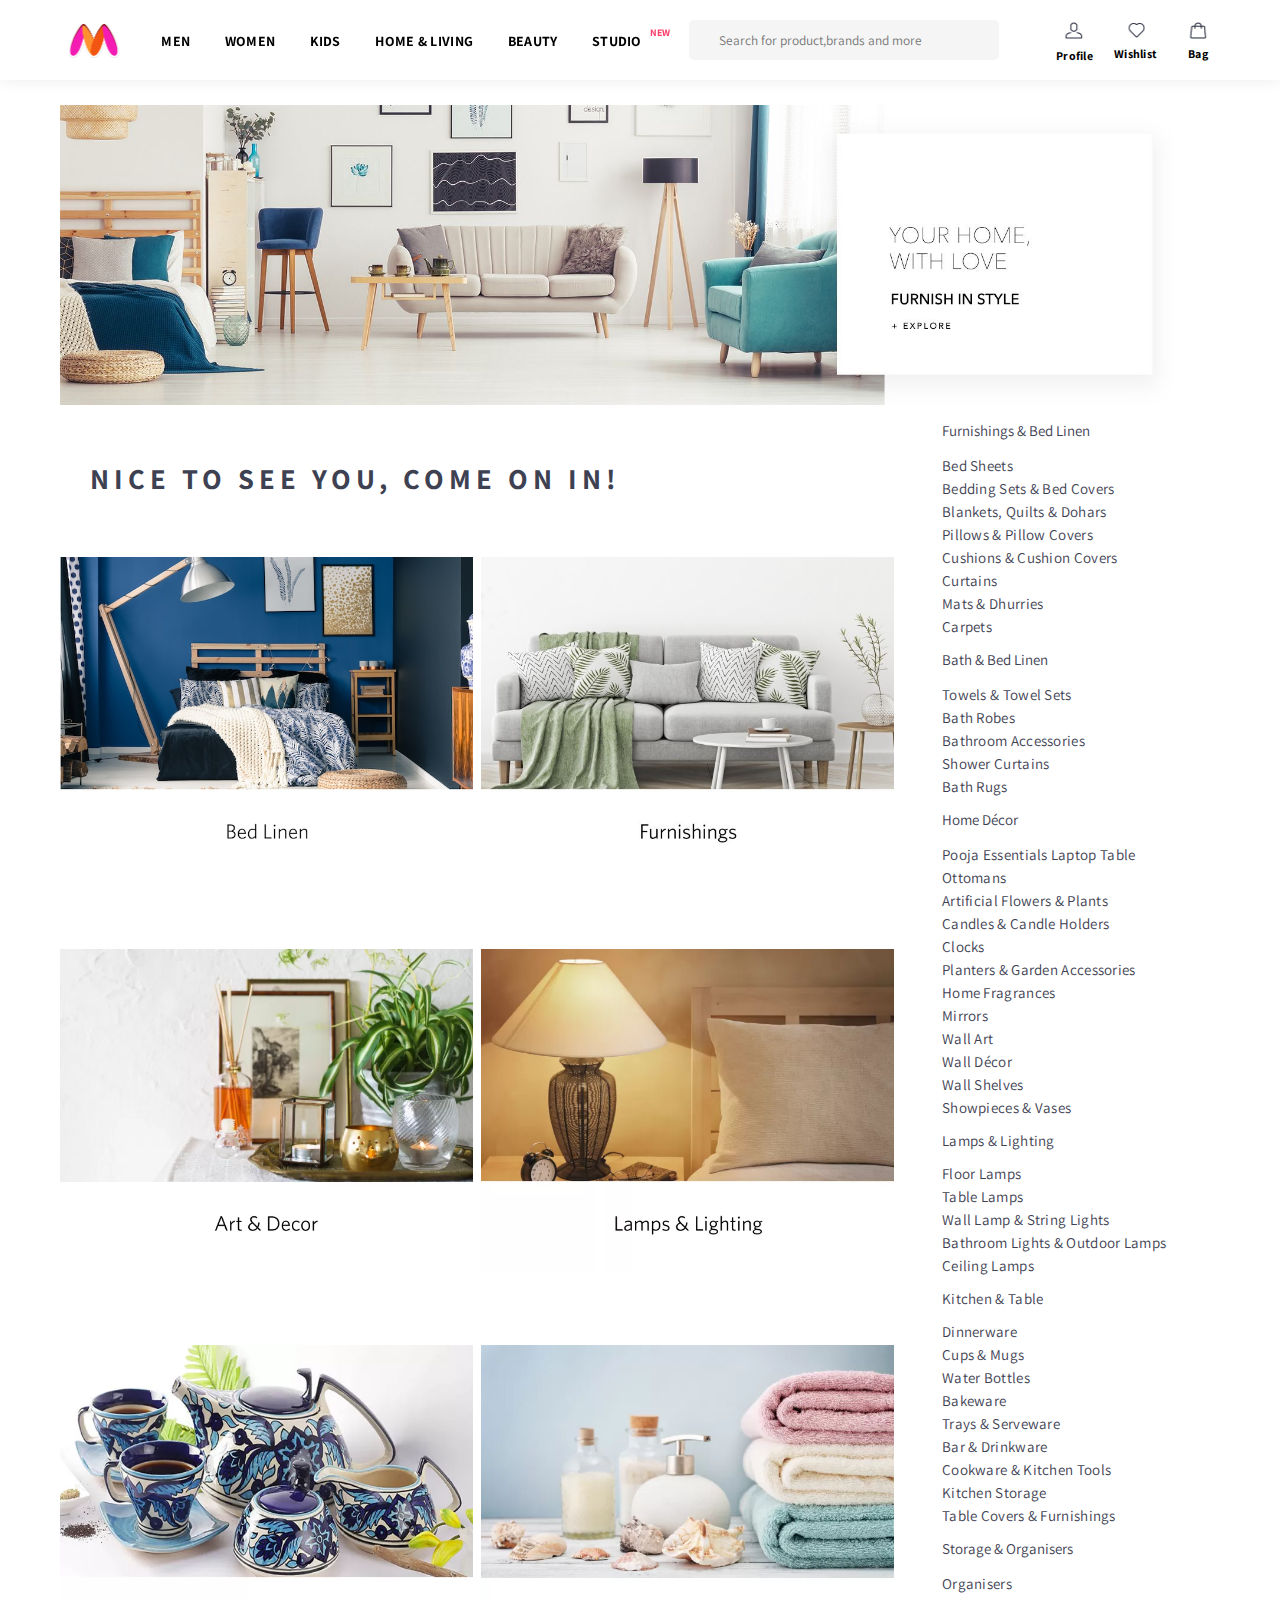
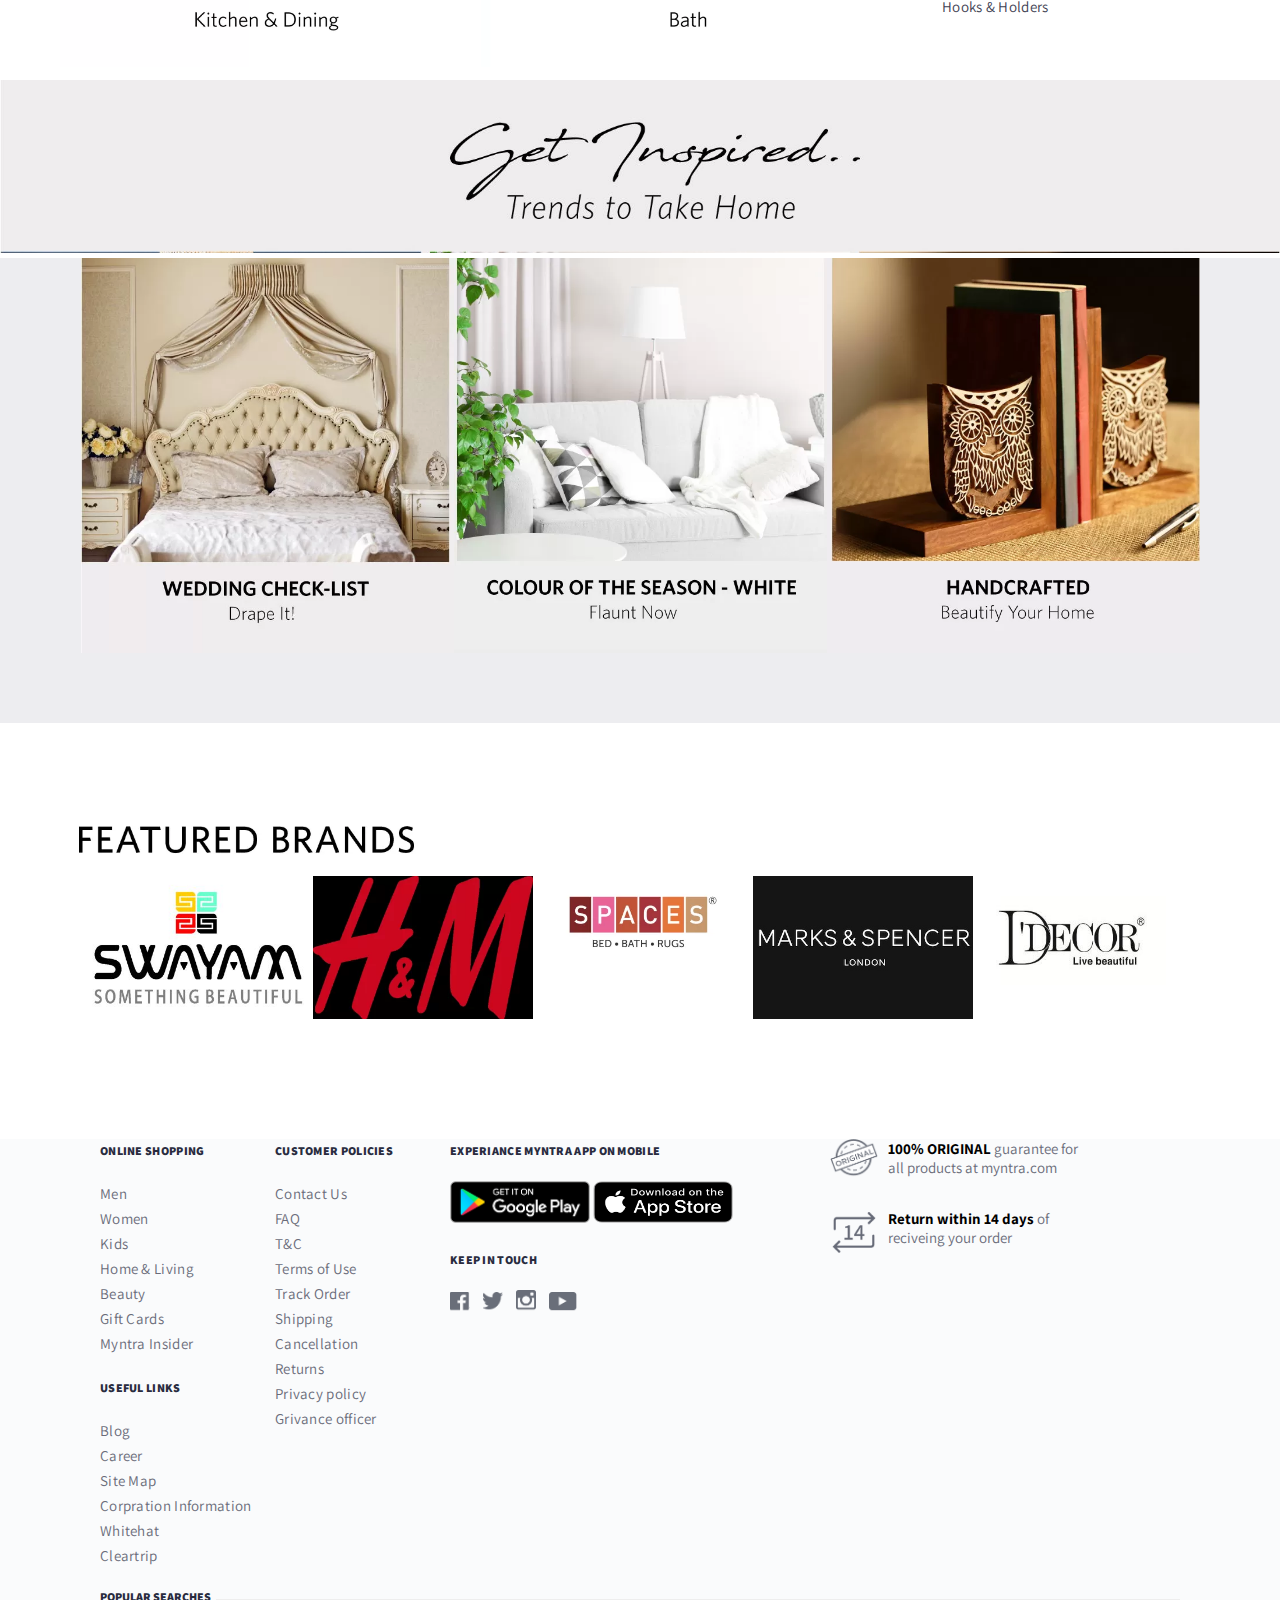
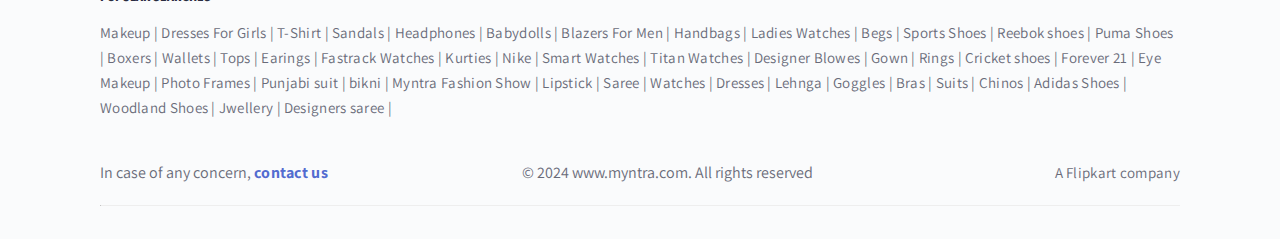
<file: home&living.html>
<!DOCTYPE html>
<html lang="en">

<head>
   <link rel="stylesheet" href="css/style.css">
   <title>Document</title>
</head>

<body>
   <header>
      <div class="container">
         <a href="index.html">
            <div class="logo"></div>
         </a>

         <nav>
            <div class="new-icon">NEW</div>
            <!--  -->



            <div class="service-page" href="">
               <a class="men1-row" href="">
                  MEN
               </a>
               <div class="mega-menu">
                  <div class="mega-list">
                     <h4>Topwear</h4>
                     <ul class="li-parents">
                        <li><a href="">T-Shirts</a></li>
                        <li><a href="">Casual Shirts</a></li>
                        <li><a href="">Formal Shirts</a></li>
                        <li><a href="">Sweatshirts</a></li>
                        <li><a href="">Sweaters</a></li>
                        <li><a href="">Jackets</a></li>
                        <li><a href="">Blazers & Coats</a></li>
                        <li><a href="">Suits</a></li>
                        <li><a href="">Rain Jackets</a></li>


                     </ul>
                     <hr>
                     <h4>Indian & Festive Wear</h4>

                     <ul class="li-parents">
                        <li><a href="">Kurtas & Kurta Sets</a></li>
                        <li><a href="">Sherwanis</a></li>
                        <li><a href="">Nehru Jackets</a></li>
                        <li><a href="">Dhotis</a></li>
                     </ul>

                  </div>
                  <!-- 1row end -->
                  <div class="mega-2list">
                     <h4>Bottomwear</h4>
                     <ul class="li-parents">
                        <li><a style=" padding-left: 20px;" href="">Jeans</a></li>
                        <li><a style=" padding-left: 20px;" href="">Casual Trousers</a></li>
                        <li><a style=" padding-left: 20px;" href="">Formal Trousers</a></li>
                        <li><a style=" padding-left: 20px;" href="">Shorts</a></li>
                        <li><a style=" padding-left: 20px;" href="">Track Pants & Joggers</a></li>
                     </ul>
                     <hr>
                     <h4>innerwear & Sleepwear</h4>
                     <ul class="li-parents">
                        <li><a style=" padding-left: 20px;" href="">Briefs & Strunks</a></li>
                        <li><a style=" padding-left: 20px;" href="">Boxers</a></li>
                        <li><a style=" padding-left: 20px;" href="">Vests</a></li>
                        <li><a style=" padding-left: 20px;" href="">Sleepwear & Loungewear</a></li>
                        <li><a style=" padding-left: 20px;" href="">Thermals</a></li>
                     </ul>
                     <hr>
                     <h4>Plus Size</h4>
                  </div>
                  <!-- 2row end -->
                  <div class="mega-3list">
                     <h4>Footwear</h4>
                     <ul class="li-parents">
                        <li><a style=" padding-left: 20px;" href="">Casual Shoes</a></li>
                        <li><a style=" padding-left: 20px;" href="">Sports Shoes</a></li>
                        <li><a style=" padding-left: 20px;" href="">Formal Shoes</a></li>
                        <li><a style=" padding-left: 20px;" href="">Sneakersr</a></li>
                        <li><a style=" padding-left: 20px;" href="">Sandals & Floaters</a></li>
                        <li><a style=" padding-left: 20px;" href="">Flip Flops</a></li>
                        <li><a style=" padding-left: 20px;" href="">Socks</a></li>
                     </ul>
                     <hr>
                     <h4 style="font-size: 14px;">Personal Care & Grooming</h4>
                     <h4 style="font-size: 14px;">Sunglasses & Frames</h4>
                     <h4 style="font-size: 14px;">Watches</h4>

                  </div>
                  <!-- list3 end -->
                  <div class="mega-4list">

                     <h4>Sports & Active Wear</h4>
                     <ul class="li-parents">
                        <li><a style=" padding-left: 20px;" href="">Sports Shoes</a></li>
                        <li><a style=" padding-left: 20px;" href="">Sports Sandals</a></li>
                        <li><a style=" padding-left: 20px;" href="">Active T-Shirts</a></li>
                        <li><a style=" padding-left: 20px;" href="">Track Pants & Shorts</a></li>
                        <li><a style=" padding-left: 20px;" href="">Tracksuits</a></li>
                        <li><a style=" padding-left: 20px;" href="">Jackets & Sweatshirts</a></li>
                        <li><a style=" padding-left: 20px;" href="">Sports Accessories</a></li>
                        <li><a style=" padding-left: 20px;" href="">Swimwear</a></li>
                     </ul>
                     <hr>
                     <h4>Gadgets</h4>
                     <ul class="li-parents">
                        <li><a style=" padding-left: 20px;" href="">Smart Wearables</a></li>
                        <li><a style=" padding-left: 20px;" href="">Fitness Gadgets</a></li>
                        <li><a style=" padding-left: 20px;" href="">Headphones</a></li>
                        <li><a style=" padding-left: 20px;" href="">Speakers</a></li>

                     </ul>
                  </div>
                  <!-- 4row end -->
                  <div class="mega-5list">
                     <h4>Fashion Accessories</h4>
                     <ul class="li-parents">
                        <li><a style=" padding-left: 20px;" href="">Wallets</a></li>
                        <li><a style=" padding-left: 20px;" href="">Belts</a></li>
                        <li><a style=" padding-left: 20px;" href="">Perfumes & Body Mists</a></li>
                        <li><a style=" padding-left: 20px;" href="">Trimmersr</a></li>
                        <li><a style=" padding-left: 20px;" href="">Deodorants</a></li>
                        <li><a style=" padding-left: 20px;" href="">Ties, Cufflinks & Pocket</a></li>
                        <li><a style=" padding-left: 20px;" href="">Accessory Gift Sets</a></li>
                        <li><a style=" padding-left: 20px;" href="">Caps & Hats</a></li>
                        <li><a style=" padding-left: 20px;" href="">Mufflers, Scarves & Gloves</a></li>
                        <li><a style=" padding-left: 20px;" href="">Phone Cases</a></li>
                        <li><a style=" padding-left: 20px;" href="">Rings & Wristwear</a></li>
                        <li><a style=" padding-left: 20px;" href="">Helmets</a></li>
                     </ul>
                     <hr>
                     <h4>Bags & Backpacks</h4>
                     <h4>Luggages & Trolleys</h4>

                  </div>
               </div>
            </div>
            <!-- men postion end -->
            <div class="service-page" href="">
               <a class="women-line" href="">
                  WOMEN
               </a>
               <div style="left: -150px;" class="mega-menu">
                  <div class="mega-list">
                     <h4 style="color:  #fb56c1;">Indian & Fusion Wear</h4>
                     <ul class="li-parents">
                        <li><a href="">Kurtas & Suits</a></li>
                        <li><a href="">Kurtis, Tunics & Tops</a></li>
                        <li><a href="">Sarees</a></li>
                        <li><a href="">Ethnic Wear</a></li>
                        <li><a href="">Leggings, Salwars & Churidar</a></li>
                        <li><a href="">Skirts & Palazzos</a></li>
                        <li><a href="">Dress Materials</a></li>
                        <li><a href="">Lehenga Cholis</a></li>
                        <li><a href="">Dupattas & Shawls</a></li>
                        <li><a href="">Jackets</a></li>


                     </ul>
                     <hr>
                     <h4 style="color:  #fb56c1;">Belts, Scarves & More</h4>
                     <h4 style="color:  #fb56c1;">Watches & Wearables</h4>



                  </div>
                  <!-- 1row end -->
                  <div class="mega-2list">
                     <h4 style="color:  #fb56c1;">Western Wear</h4>
                     <ul class="li-parents">
                        <li><a style=" padding-left: 20px;" href="">Dresses</a></li>
                        <li><a style=" padding-left: 20px;" href="">Tops</a></li>
                        <li><a style=" padding-left: 20px;" href="">Tshirts</a></li>
                        <li><a style=" padding-left: 20px;" href="">Jeans</a></li>
                        <li><a style=" padding-left: 20px;" href="">Trousers & Capris</a></li>
                        <li><a style=" padding-left: 20px;" href="">Shorts & Skirts</a></li>
                        <li><a style=" padding-left: 20px;" href="">Co-ords</a></li>
                        <li><a style=" padding-left: 20px;" href="">Playsuits</a></li>
                        <li><a style=" padding-left: 20px;" href="">Jumpsuits</a></li>
                        <li><a style=" padding-left: 20px;" href="">Shrugs</a></li>
                        <li><a style=" padding-left: 20px;" href="">Sweaters & Sweatshirts</a></li>
                        <li><a style=" padding-left: 20px;" href="">Jackets & Coats</a></li>
                        <li><a style=" padding-left: 20px;" href="">Blazers & Waistcoats</a></li>
                     </ul>
                     <hr>
                     <h4 style="color:  #fb56c1;">Plus Size</h4>

                  </div>
                  <!-- 2row end -->
                  <div class="mega-3list">
                     <h4 style="color:  #fb56c1;">Maternity</h4>
                     <h4 style="color:  #fb56c1;">Sunglasses & Frames</h4>
                     <h4 style="color:  #fb56c1;">Footwear</h4>
                     <ul class="li-parents">
                        <li><a style=" padding-left: 20px;" href="">Flats</a></li>
                        <li><a style=" padding-left: 20px;" href="">Casual Shoes</a></li>
                        <li><a style=" padding-left: 20px;" href="">Heels</a></li>
                        <li><a style=" padding-left: 20px;" href="">Boots</a></li>
                        <li><a style=" padding-left: 20px;" href="">Sports Shoes & Floaters</a></li>

                     </ul>
                     <hr>
                     <h4 style="font-size: 14px; color: #fb56c1;">Sports & Active Wear</h4>
                     <ul class="li-parents">

                        <li><a style=" padding-left: 20px;" href="">Clothing</a></li>
                        <li><a style=" padding-left: 20px;" href="">Footwear</a></li>
                        <li><a style=" padding-left: 20px;" href="">Sports Accessories</a></li>
                        <li><a style=" padding-left: 20px;" href="">Sports Equipment</a></li>
                     </ul>

                  </div>
                  <!-- list3 end -->
                  <div class="mega-4list">

                     <h4 style="color:  #fb56c1;">Lingerie & Sleepwear</h4>
                     <ul class="li-parents">
                        <li><a style=" padding-left: 20px;" href="">Bra</a></li>
                        <li><a style=" padding-left: 20px;" href="">Briefs</a></li>
                        <li><a style=" padding-left: 20px;" href="">Shapewear</a></li>
                        <li><a style=" padding-left: 20px;" href="">Sleepwear & Loungewear</a></li>
                        <li><a style=" padding-left: 20px;" href="">Swimwear</a></li>
                        <li><a style=" padding-left: 20px;" href="">Camisoles & Thermals</a></li>

                     </ul>
                     <hr>
                     <h4 style="color:  #fb56c1;">Beauty & Personal Care</h4>
                     <ul class="li-parents">
                        <li><a style=" padding-left: 20px;" href="">Makeup</a></li>
                        <li><a style=" padding-left: 20px;" href="">Skincare</a></li>
                        <li><a style=" padding-left: 20px;" href="">Premium Beauty</a></li>
                        <li><a style=" padding-left: 20px;" href="">Lipsticks</a></li>
                        <li><a style=" padding-left: 20px;" href="">Fragrances</a></li>

                     </ul>
                  </div>
                  <!-- 4row end -->
                  <div class="mega-5list">
                     <h4 style="color:  #fb56c1;">Gadgets</h4>
                     <ul class="li-parents">
                        <li><a style=" padding-left: 20px;" href="">Smart Wearables</a></li>
                        <li><a style=" padding-left: 20px;" href="">Fitness Gadgets</a></li>
                        <li><a style=" padding-left: 20px;" href="">Headphones</a></li>
                        <li><a style=" padding-left: 20px;" href="">Speakers</a></li>
                     </ul>
                     <hr>
                     <ul class="li-parents">
                        <li><a style=" padding-left: 20px;" href="">Jewellery</a></li>
                        <li><a style=" padding-left: 20px;" href="">Fashion Jewellery</a></li>
                        <li><a style=" padding-left: 20px;" href="">Fine Jewellery</a></li>
                        <li><a style=" padding-left: 20px;" href="">Earrings</a></li>
                     </ul>
                     <hr>
                     <h4 style="color:  #fb56c1;">Backpacks</h4>
                     <h4 style="color:  #fb56c1;">Handbags, Bags & Wallets</h4>
                     <h4 style="color:  #fb56c1;">Luggages & Trolleys</h4>

                  </div>
               </div>
            </div>
            <!-- women end point -->
            <div class="service-page" href="">
               <a class="kids-line" href="">
                  KIDS
               </a>
               <div style="left: -230px;" class="mega-menu">
                  <div class="mega-list">
                     <h4 style="color:  #f26a10;;">Boys Clothing</h4>
                     <ul class="li-parents">
                        <li><a href="">T-Shirts</a></li>
                        <li><a href="">Shirts</a></li>
                        <li><a href="">Shorts</a></li>
                        <li><a href="">Jeans</a></li>
                        <li><a href="">Trousers</a></li>
                        <li><a href="">Clothing Sets</a></li>
                        <li><a href="">Ethnic Wear</a></li>
                        <li><a href="">Track Pants & Pyjamas</a></li>
                        <li><a href="">Jacket, Sweater & Sweatshirts</a></li>
                        <li><a href="">Party Wear</a></li>
                        <li><a href="">Innerwear & Thermals</a></li>
                        <li><a href="">Nightwear & Loungewear</a></li>
                        <li><a href="">Value Packs</a></li>


                     </ul>


                  </div>
                  <!-- 1row end -->
                  <div class="mega-2list">
                     <h4 style="color:  #f26a10;">Girls Clothing</h4>
                     <ul class="li-parents">
                        <li><a style=" padding-left: 20px;" href="">Dresses</a></li>
                        <li><a style=" padding-left: 20px;" href="">Tops</a></li>
                        <li><a style=" padding-left: 20px;" href="">Tshirts</a></li>
                        <li><a style=" padding-left: 20px;" href="">Clothing Sets</a></li>
                        <li><a style=" padding-left: 20px;" href="">Lehenga choli</a></li>
                        <li><a style=" padding-left: 20px;" href="">Kurta Sets</a></li>
                        <li><a style=" padding-left: 20px;" href="">Party wear</a></li>
                        <li><a style=" padding-left: 20px;" href="">Dungarees & Jumpsuits</a></li>
                        <li><a style=" padding-left: 20px;" href="">Skirts & shorts</a></li>
                        <li><a style=" padding-left: 20px;" href="">Tights & Leggings</a></li>
                        <li><a style=" padding-left: 20px;" href="">Tights & Leggings</a></li>
                        <li><a style=" padding-left: 20px;" href="">Jacket, Sweater & Sweatshirt</a></li>
                        <li><a style=" padding-left: 20px;" href="">Innerwear & Thermals</a></li>
                        <li><a style=" padding-left: 20px;" href="">Nightwear & Loungewear</a></li>
                        <li><a style=" padding-left: 20px;" href="">Value Packs</a></li>
                     </ul>


                  </div>
                  <!-- 2row end -->
                  <div class="mega-3list">
                     <h4 style="color:  #f26a10;">Footwear</h4>

                     <ul class="li-parents">
                        <li><a style=" padding-left: 20px;" href="">Casual Shoes</a></li>
                        <li><a style=" padding-left: 20px;" href="">Flipflops</a></li>
                        <li><a style=" padding-left: 20px;" href="">Sports Shoes</a></li>
                        <li><a style=" padding-left: 20px;" href="">Flats</a></li>
                        <li><a style=" padding-left: 20px;" href="">Sandalss</a></li>
                        <li><a style=" padding-left: 20px;" href="">Heels</a></li>
                        <li><a style=" padding-left: 20px;" href="">School Shoes</a></li>
                        <li><a style=" padding-left: 20px;" href="">Socks</a></li>

                     </ul>
                     <hr>
                     <h4 style="font-size: 14px; color: #f26a10;">Toys & Games</h4>
                     <ul class="li-parents">

                        <li><a style=" padding-left: 20px;" href="">Learning & Development</a></li>
                        <li><a style=" padding-left: 20px;" href="">Activity Toys</a></li>
                        <li><a style=" padding-left: 20px;" href="">Soft Toys</a></li>
                        <li><a style=" padding-left: 20px;" href="">Action Figure / Play set</a></li>
                     </ul>

                  </div>
                  <!-- list3 end -->
                  <div class="mega-4list">

                     <h4 style="color:  #f26a10;">Infants</h4>
                     <ul class="li-parents">
                        <li><a style=" padding-left: 20px;" href="">Bodysuits</a></li>
                        <li><a style=" padding-left: 20px;" href="">Rompers & Sleepsuits</a></li>
                        <li><a style=" padding-left: 20px;" href="">Clothing Sets</a></li>
                        <li><a style=" padding-left: 20px;" href="">Tshirts & Tops</a></li>
                        <li><a style=" padding-left: 20px;" href="">Dresses</a></li>
                        <li><a style=" padding-left: 20px;" href="">Bottom wear</a></li>
                        <li><a style=" padding-left: 20px;" href="">Winter Wear</a></li>
                        <li><a style=" padding-left: 20px;" href="">Innerwear & Sleepwear</a></li>
                        <li><a style=" padding-left: 20px;" href="">Infant Care</a></li>

                     </ul>
                     <hr>
                     <h4 style="color:  #f26a10;">Home & Bath</h4>
                     <h4 style="color:  #f26a10;">Personal Care</h4>

                  </div>
                  <!-- 4row end -->
                  <div class="mega-5list">
                     <h4 style="color:  #f26a10;">Kids Accessories</h4>
                     <ul class="li-parents">
                        <li><a style=" padding-left: 20px;" href="">Bags & Backpacks</a></li>
                        <li><a style=" padding-left: 20px;" href="">Watches</a></li>
                        <li><a style=" padding-left: 20px;" href="">Jewellery & Hair accessory</a></li>
                        <li><a style=" padding-left: 20px;" href="">Sunglasses</a></li>
                        <li><a style=" padding-left: 20px;" href="">Masks & Protective Gears</a></li>
                        <li><a style=" padding-left: 20px;" href="">Caps & Hats</a></li>

                     </ul>
                     <hr>
                     <h4 style="color:  #f26a10;">Brands</h4>
                     <ul class="li-parents">
                        <li><a style=" padding-left: 20px;" href="">H&M</a></li>
                        <li><a style=" padding-left: 20px;" href="">Max Kids</a></li>
                        <li><a style=" padding-left: 20px;" href="">Pantaloons</a></li>
                        <li><a style=" padding-left: 20px;" href="">United Colors Of Benetton Kids</a></li>
                        <li><a style=" padding-left: 20px;" href="">YK</a></li>
                        <li><a style=" padding-left: 20px;" href="">U.S. Polo Assn. Kids</a></li>
                        <li><a style=" padding-left: 20px;" href="">Mothercare</a></li>
                        <li><a style=" padding-left: 20px;" href="">HRX</a></li>
                     </ul>


                  </div>
               </div>
            </div>
            <!-- kids point end -->
            <div class="service-page" href="">
               <a class="living-line" href="">
                  HOME & LIVING
               </a>
               <div style="left: -300px;" class="mega-menu">
                  <div class="mega-list">
                     <h4 style="color:  #f2c210;;">Bed Linen & Furnishing</h4>
                     <ul class="li-parents">
                        <li><a href="">Bed Runners</a></li>
                        <li><a href="">Mattress Protectors</a></li>
                        <li><a href="">Bedsheets</a></li>
                        <li><a href="">Bedding Sets</a></li>
                        <li><a href="">Blankets, Quilts & Dohars</a></li>
                        <li><a href="">Pillows & Pillow Covers</a></li>
                        <li><a href="">Bed Covers</a></li>
                        <li><a href="">Diwan Sets</a></li>
                        <li><a href="">Chair Pads & Covers</a></li>
                        <li><a href="">Sofa Covers</a></li>
                     </ul>
                     <hr>
                     <h4 style="color:  #f2c210;">Flooring</h4>
                     <ul class="li-parents">
                        <li><a href="">Floor Runners</a></li>
                        <li><a href="">Carpets</a></li>
                        <li><a href="">Floor Mats & Dhurries</a></li>
                        <li><a href="">Door Mats</a></li>
                     </ul>


                  </div>
                  <!-- 1row end -->
                  <div class="mega-2list">
                     <h4 style="color:  #f2c210;">Bath</h4>
                     <ul class="li-parents">
                        <li><a style=" padding-left: 20px;" href="">Bath Towels</a></li>
                        <li><a style=" padding-left: 20px;" href="">Hand & Face Towels</a></li>
                        <li><a style=" padding-left: 20px;" href="">Beach Towels</a></li>
                        <li><a style=" padding-left: 20px;" href="">Towels Set</a></li>
                        <li><a style=" padding-left: 20px;" href="">Bath Rugs</a></li>
                        <li><a style=" padding-left: 20px;" href="">Bath Robes</a></li>
                        <li><a style=" padding-left: 20px;" href="">Bathroom Accessories</a></li>
                        <li><a style=" padding-left: 20px;" href="">Shower Curtains</a></li>

                     </ul>
                     <hr>
                     <h4 style="color:  #f2c210;">Lamps & Lighting</h4>
                     <ul class="li-parents">
                        <li><a style=" padding-left: 20px;" href="">Floor Lamps</a></li>
                        <li><a style=" padding-left: 20px;" href="">Ceiling Lamps</a></li>
                        <li><a style=" padding-left: 20px;" href="">Table Lamps</a></li>
                        <li><a style=" padding-left: 20px;" href="">Wall Lamps</a></li>
                        <li><a style=" padding-left: 20px;" href="">Outdoor Lamps</a></li>
                        <li><a style=" padding-left: 20px;" href="">String Lights</a></li>

                     </ul>


                  </div>
                  <!-- 2row end -->
                  <div class="mega-3list">
                     <h4 style="color:  #f2c210;">Home Décor</h4>

                     <ul class="li-parents">
                        <li><a style=" padding-left: 20px;" href="">Plants & Planters</a></li>
                        <li><a style=" padding-left: 20px;" href="">Aromas & Candles</a></li>
                        <li><a style=" padding-left: 20px;" href="">Clocks</a></li>
                        <li><a style=" padding-left: 20px;" href="">Mirrors</a></li>
                        <li><a style=" padding-left: 20px;" href="">Wall Décor</a></li>
                        <li><a style=" padding-left: 20px;" href="">Festive Decor</a></li>
                        <li><a style=" padding-left: 20px;" href="">Pooja Essentials</a></li>
                        <li><a style=" padding-left: 20px;" href="">Wall Shelves</a></li>
                        <li><a style=" padding-left: 20px;" href="">Fountains</a></li>
                        <li><a style=" padding-left: 20px;" href="">Showpieces & Vases</a></li>
                        <li><a style=" padding-left: 20px;" href="">Ottoman</a></li>

                     </ul>
                     <hr>
                     <h4 style="font-size: 14px; color: #f2c210;">Cushions & Cushion Covers</h4>
                     <h4 style="font-size: 14px; color: #f2c210;">Curtains</h4>


                  </div>
                  <!-- list3 end -->
                  <div class="mega-4list">

                     <h4 style="color:  #f2c210;">Home Gift Sets</h4>
                     <h4 style="color:  #f2c210;">Kitchen & Table</h4>
                     <ul class="li-parents">
                        <li><a style=" padding-left: 20px;" href="">Table Runners</a></li>
                        <li><a style=" padding-left: 20px;" href="">Dinnerware & Serveware</a></li>
                        <li><a style=" padding-left: 20px;" href="">Cups and Mugs</a></li>
                        <li><a style=" padding-left: 20px;" href="">Bakeware & Cookware</a></li>
                        <li><a style=" padding-left: 20px;" href="">Kitchen Storage & Tools</a></li>
                        <li><a style=" padding-left: 20px;" href="">Bar & Drinkware</a></li>
                        <li><a style=" padding-left: 20px;" href="">Table Covers & Furnishings</a></li>

                     </ul>
                     <hr>
                     <h4 style="color:  #f2c210">Storage</h4>
                     <ul class="li-parents">
                        <li><a style=" padding-left: 20px;" href="">Bins</a></li>
                        <li><a style=" padding-left: 20px;" href="">Hangers</a></li>
                        <li><a style=" padding-left: 20px;" href="">Organisers</a></li>
                        <li><a style=" padding-left: 20px;" href="">Hooks & Holders</a></li>
                        <li><a style=" padding-left: 20px;" href="">Laundry Bags</a></li>

                  </div>
                  <!-- 4row end -->
                  <div class="mega-5list">
                     <h4 style="color:  #f2c210">Brands</h4>
                     <ul class="li-parents">
                        <li><a style=" padding-left: 20px;" href="">H&M</a></li>
                        <li><a style=" padding-left: 20px;" href="">Marks & Spencer</a></li>
                        <li><a style=" padding-left: 20px;" href="">Home Centre</a></li>
                        <li><a style=" padding-left: 20px;" href="">Spaces</a></li>
                        <li><a style=" padding-left: 20px;" href="">D'Decor</a></li>
                        <li><a style=" padding-left: 20px;" href="">Story@Home</a></li>
                        <li><a style=" padding-left: 20px;" href="">Pure Home & Living</a></li>
                        <li><a style=" padding-left: 20px;" href="">Swayam</a></li>
                        <li><a style=" padding-left: 20px;" href="">Raymond Home</a></li>
                        <li><a style=" padding-left: 20px;" href="">Maspar</a></li>
                        <li><a style=" padding-left: 20px;" href="">My Trident</a></li>
                        <li><a style=" padding-left: 20px;" href="">Cortina</a></li>
                        <li><a style=" padding-left: 20px;" href="">Random</a></li>
                        <li><a style=" padding-left: 20px;" href="">Ellementry</a></li>
                        <li><a style=" padding-left: 20px;" href="">ROMEE</a></li>
                        <li><a style=" padding-left: 20px;" href="">SEJ by Nisha Gupta</a></li>

                     </ul>



                  </div>
               </div>
            </div>
            <!-- living end point -->
            <div class="service-page" href="">
               <a class="beauty-line" href="">
                  BEAUTY
               </a>
               <div style="left: -440px;" class="mega-menu">
                  <div class="mega-list">
                     <h4 style="color:  #0db7af;;">Makeup</h4>
                     <ul class="li-parents">
                        <li><a href="">Lipstick</a></li>
                        <li><a href="">Lip Gloss</a></li>
                        <li><a href="">Lip Liner</a></li>
                        <li><a href="">Mascara</a></li>
                        <li><a href="">Eyeliner</a></li>
                        <li><a href="">Kajal</a></li>
                        <li><a href="">Eyeshadow</a></li>
                        <li><a href="">Foundation</a></li>
                        <li><a href="">Primer</a></li>
                        <li><a href="">Concealer</a></li>
                        <li><a href="">Compact</a></li>
                        <li><a href="">Nail Polish</a></li>
                     </ul>



                  </div>
                  <!-- 1row end -->
                  <div class="mega-2list">
                     <h4 style="color:  #0db7af;">Skincare, Bath & Body</h4>
                     <ul class="li-parents">
                        <li><a style=" padding-left: 20px;" href="">Face Moisturiser</a></li>
                        <li><a style=" padding-left: 20px;" href="">Cleanser</a></li>
                        <li><a style=" padding-left: 20px;" href="">Masks & Peel</a></li>
                        <li><a style=" padding-left: 20px;" href="">Sunscreen</a></li>
                        <li><a style=" padding-left: 20px;" href="">Serum</a></li>
                        <li><a style=" padding-left: 20px;" href="">Face Wash</a></li>
                        <li><a style=" padding-left: 20px;" href="">Eye Cream</a></li>
                        <li><a style=" padding-left: 20px;" href="">Lip Balm</a></li>
                        <li><a style=" padding-left: 20px;" href="">Body Lotion</a></li>
                        <li><a style=" padding-left: 20px;" href="">Body Wash</a></li>
                        <li><a style=" padding-left: 20px;" href="">Body Scrub</a></li>
                        <li><a style=" padding-left: 20px;" href="">Hand Cream</a></li>


                     </ul>
                     <hr>
                     <h4 style="color:  #0db7af;">Baby Care</h4>
                     <h4 style="color:  #0db7af">Masks</h4>



                  </div>
                  <!-- 2row end -->
                  <div class="mega-3list">
                     <h4 style="color:  #0db7af;">Haircare</h4>

                     <ul class="li-parents">
                        <li><a style=" padding-left: 20px;" href="">Shampoo</a></li>
                        <li><a style=" padding-left: 20px;" href="">Conditioner</a></li>
                        <li><a style=" padding-left: 20px;" href="">Hair Cream</a></li>
                        <li><a style=" padding-left: 20px;" href="">Hair Oil</a></li>
                        <li><a style=" padding-left: 20px;" href="">Hair Gel</a></li>
                        <li><a style=" padding-left: 20px;" href="">Hair Color</a></li>
                        <li><a style=" padding-left: 20px;" href="">Hair Serum</a></li>
                        <li><a style=" padding-left: 20px;" href="">Hair Accessory</a></li>


                     </ul>
                     <hr>
                     <h4 style="font-size: 14px; color: #0db7af;">Fragrances</h4>

                     <ul class="li-parents">
                        <li><a style=" padding-left: 20px;" href="">Perfume</a></li>
                        <li><a style=" padding-left: 20px;" href="">Deodorant</a></li>
                        <li><a style=" padding-left: 20px;" href="">Body Mist</a></li>


                  </div>
                  <!-- list3 end -->
                  <div class="mega-4list">

                     <h4 style="color:  #0db7af;">Appliances</h4>

                     <ul class="li-parents">
                        <li><a style=" padding-left: 20px;" href="">Hair Straightener</a></li>
                        <li><a style=" padding-left: 20px;" href="">Hair Dryer</a></li>
                        <li><a style=" padding-left: 20px;" href="">Epilator</a></li>


                     </ul>
                     <hr>
                     <h4 style="color:  #0db7af">Men's Groominge</h4>
                     <ul class="li-parents">
                        <li><a style=" padding-left: 20px;" href="">Trimmers</a></li>
                        <li><a style=" padding-left: 20px;" href="">Beard Oil</a></li>
                        <li><a style=" padding-left: 20px;" href="">Hair Wax</a></li>
                     </ul>
                     <hr>
                     <h4 style="color:  #0db7af">Beauty Gift & Makeup Set</h4>
                     <ul class="li-parents">
                        <li><a style=" padding-left: 20px;" href="">Beauty Gift</a></li>
                        <li><a style=" padding-left: 20px;" href="">Makeup Kit</a></li>

                     </ul>
                     <hr>
                     <h4 style="color:  #0db7af">Premium Beauty</h4>
                     <h4 style="color:  #0db7af">Wellness & Hygiene</h4>

                  </div>
                  <!-- 4row end -->
                  <div class="mega-5list">
                     <h4 style="color:  #0db7af">Top Brands</h4>
                     <ul class="li-parents">
                        <li><a style=" padding-left: 20px;" href="">Lakme</a></li>
                        <li><a style=" padding-left: 20px;" href="">Maybelline</a></li>
                        <li><a style=" padding-left: 20px;" href="">LOreal</a></li>
                        <li><a style=" padding-left: 20px;" href="">SPhilips</a></li>
                        <li><a style=" padding-left: 20px;" href="">Bath & Body Works</a></li>
                        <li><a style=" padding-left: 20px;" href="">THE BODY SHOP</a></li>
                        <li><a style=" padding-left: 20px;" href="">Biotique</a></li>
                        <li><a style=" padding-left: 20px;" href="">Mamaearth</a></li>
                        <li><a style=" padding-left: 20px;" href="">MCaffeine</a></li>
                        <li><a style=" padding-left: 20px;" href="">Nivea</a></li>
                        <li><a style=" padding-left: 20px;" href="">Lotus Herbals</a></li>
                        <li><a style=" padding-left: 20px;" href="">LOreal Professionnel</a></li>
                        <li><a style=" padding-left: 20px;" href="">KAMA AYURVEDA</a></li>
                        <li><a style=" padding-left: 20px;" href="">M.A.C</a></li>
                        <li><a style=" padding-left: 20px;" href="">Forest Essentials</a></li>

                     </ul>



                  </div>
               </div>
            </div>
            <!-- BEauty page end -->
            <div class="service-page" href="">
               <a class="studio-line" href="">
                  STUDIO
               </a>
               <div style="left: -200px; width: 545px; height: 454px; " class="mega-menu">
                  <div>

                     <img style="margin: 20px 221px 0px 221px;" src="image/studio-logo-new.svg" alt="">

                     <ul>
                        <li style="text-align: center; margin-top: 7px;">Your daily inspiration for everything fashion
                        </li>
                     </ul>

                     <img style="width: 514px; height: 274px;margin: 27px 16px 0px 15px;"
                        src="image/sudio-nav-banner.png" alt="">


                     <div
                        style="width: 195px;border: 1px solid rgb(199, 197, 197);height: 42px;background: #FFFFFF;margin: 16px 176px 0px 174px;text-align: center; padding-top: 6px;">
                        <a style="font-weight: bold;" href="">EXPLORE STUDIO ></a></div>





                  </div>
               </div>
            </div>
            <!-- studio end point -->

         </nav>

         <div class="input-box">
            <i style="margin-left: 10px;opacity: 0.5;" class="fa-solid fa-magnifying-glass"></i>
            <input placeholder="Search for product,brands and more" type="text">
         </div>
         <div class="desktop-action">
            <div class="icon">
               <a href="">
                  <div class="head1"></div>
               </a>
               <a href="" style="padding-left: 7px;font-size: 12px;">Profile</a>

            </div>

            <div class="icon">
               <a href="">
                  <div class="head2"></div>
               </a>
               <a href="" style="padding-left:1px;font-size: 12px;">Wishlist</a>
            </div>

            <div class="icon">
               <a href="">
                  <div class="head3"></div>
               </a>
               <a href="" style="padding-left:11px;font-size: 12px;">Bag</a>

            </div>

         </div>

      </div>



   </header>
   <section>

      <div class="furniture-colm">
         <img src="images/eff01060-f706-468d-b97c-95cdf43174f91528443826867-Desktop-Home-Banner.jpg" alt="">
      </div>

      <div class="main-imageshead">






         <div class="left-box1">
            <h4>NICE TO SEE YOU, COME ON IN!</h4>
            <div class="furniture2hand">
               <a href=""> <img style="float: left; margin-right: 8px;" src="images/11517563660020-bed.jpg" alt=""></a>
               <a href=""><img style="float: left;" src="images/11517563782565-furnishings.jpg" alt=""></a>
               <a href=""><img style="margin-right: 8px;" src="images/11517563810789-art-n-decor.webp" alt=""></a>
               <a href=""><img src="images/11517563866590-lamps.webp" alt=""></a>
               <a href=""><img style="margin-right: 8px;" src="images/11517563925069-kitchen.webp" alt=""></a>
               <a href=""><img src="images/11517563958962-bath.webp" alt=""></a>

            </div>
            <!--  -->



         </div>
         <div class="right-box1">
            <ul>
               <li style="margin-bottom: 15px;">Furnishings & Bed Linen</li>
            </ul>
            <a href="">Bed Sheets</a><br>
            <a href="">Bedding Sets & Bed Covers</a><br>
            <a href="">Blankets, Quilts & Dohars</a><br>
            <a href="">Pillows & Pillow Covers</a><br>
            <a href="">Cushions & Cushion Covers</a><br>
            <a href="">Curtains</a><br>
            <a href="">Mats & Dhurries</a><br>
            <a style="margin-bottom: 13px;" href="">Carpets</a><br>

            <ul>
               <li style="margin-bottom: 15px;">Bath & Bed Linen</li>
            </ul>
            <a href="">Towels & Towel Sets</a><br>
            <a href="">Bath Robes</a><br>
            <a href="">Bathroom Accessories</a><br>
            <a href="">Shower Curtains</a><br>
            <a style="margin-bottom: 13px;" href="">Bath Rugs</a><br>

            <ul>
               <li style="margin-bottom: 15px;">Home Décor</li>
            </ul>
            <a href="">Pooja Essentials</a>
            <a href="">Laptop Table</a><br>
            <a href="">Ottomans</a><br>
            <a href="">Artificial Flowers & Plants</a><br>
            <a href="">Candles & Candle Holders</a><br>
            <a href="">Clocks</a><br>
            <a href="">Planters & Garden Accessories</a><br>
            <a href="">Home Fragrances</a><br>
            <a href="">Mirrors</a><br>
            <a href="">Wall Art</a><br>
            <a href="">Wall Décor</a><br>
            <a href="">Wall Shelves</a><br>
            <a style="margin-bottom: 13px;" href="">Showpieces & Vases</a><br>
            <a style="margin-bottom: 13px;" href="">Lamps & Lighting</a><br>
            <a href="">Floor Lamps</a><br>
            <a href="">Table Lamps</a><br>
            <a href="">Wall Lamp & String Lights</a><br>
            <a href="">Bathroom Lights & Outdoor Lamps</a><br>
            <a style="margin-bottom: 13px;" href="">Ceiling Lamps</a><br>
            <a style="margin-bottom: 13px;" href="">Kitchen & Table</a><br>
            <a href="">Dinnerware</a><br>
            <a href="">Cups & Mugs</a><br>
            <a href="">Water Bottles</a><br>
            <a href="">Bakeware</a><br>
            <a href="">Trays & Serveware</a><br>
            <a href="">Bar & Drinkware</a><br>
            <a href="">Cookware & Kitchen Tools</a><br>
            <a href="">Kitchen Storage</a><br>
            <a style="margin-bottom: 13px;" href="">Table Covers & Furnishings</a><br>

            <ul>
               <li style="margin-bottom: 15px;">Storage & Organisers</li>
            </ul>
            <a href="">Organisers</a><br>
            <a href="">Hooks & Holders</a><br>




         </div>










      </div>

      <div class="get-inspired">
         <img style="width: 100%;" src="images/11517478281102-Home-page-Desktop_12.jpg" alt="">
      </div>
      <!--  -->
      <div class="imgeboxes3">
         <a href=""><img src="images/11517485441956-Wedding-checklist.webp" alt=""></a>
         <a href=""><img src="images/11517478592904-Home-page-Desktop_14.webp" alt=""></a>
         <a href=""><img src="images/11517478592892-Home-page-Desktop_15.webp" alt=""></a>

      </div>
      <div class="brands-picture">
         <a href=""><img style="width: 100%;" src="images/11517478696928-Home-page-Desktop_16.webp" alt=""></a>
      </div>
      <!--  -->
      <div class="index-container">
         <a href=""><img src="images/13606c4a-14e9-48e4-a56a-a9c3979e7db21650971940091-swayam_logo_new_1980_x_1280.jpg"
               alt=""></a>

         <a href=""><img style="margin-left: 5px;"
               src="images/ff6b8a0b-83fa-4f9f-bbb3-0fc51fd9454a1647517771374-updated-logo.webp" alt=""></a>

         <a href=""><img style="height: 92px;"
               src="images/9830dff5-9056-402f-9bf0-ba3ead0abcaf1647499996169-SPACES---LOGO-01--BEDBATHRUGS-.webp"
               alt=""></a>

         <a href=""><img src="images/06f9e39d-a4d4-4ba4-b4cb-960c87ff5d511647499996189-M-S-Logo.jpg" alt=""></a>

         <a href=""><img src="images/a38e440e-1ff7-4092-acbe-46d74b38384a1551443106457-Home-page-Desktop-Brands_13.jpg"
               alt=""></a>

      </div>
   </section>
   <footer style="height: 700px;">
      <div class="footer-info">
         <div class="online-waladbba">
            <div class="hed-menu"> <a href="index.html">ONLINE SHOPPING</a></div><br>
            <!--  -->
            <div class="item-menu">
               <a href="">Men</a><br>
               <a href="">Women</a><br>
               <a href="">Kids</a><br>
               <a href="">Home & Living</a><br>
               <a href="">Beauty</a><br>
               <a href="">Gift Cards</a><br>
               <a href="">Myntra Insider</a><br>
            </div>
            <!--  -->
            <div class="father-items-menu">
               <a href="">USEFUL LINKS</a>
            </div><br>
            <!--  -->
            <div class="item-menu2">
               <a href="">Blog</a><br>
               <a href="">Career</a><br>
               <a href="">Site Map</a><br>
               <a href="">Corpration Information</a><br>
               <a href="">Whitehat</a><br>
               <a href="">Cleartrip</a><br>

            </div>


         </div>
         <!-- end online wala dbba -->
         <div class="online-waladbba">
            <div class="hed-menu"> <a href="index.html">CUSTOMER POLICIES</a></div><br>
            <!--  -->
            <div class="item-menu">
               <a href="">Contact Us</a><br>
               <a href="">FAQ</a><br>
               <a href="">T&C</a><br>
               <a href="">Terms of Use</a><br>
               <a href="">Track Order</a><br>
               <a href="">Shipping</a><br>
               <a href="">Cancellation</a><br>
               <a href="">Returns</a><br>
               <a href="">Privacy policy</a><br>
               <a href="">Grivance officer</a><br>

            </div>
         </div>
         <!-- end -->

         <div class="play-storeimg">
            <div class="hed-menu"> <a href="index.html">EXPERIANCE MYNTRA APP ON MOBILE</a></div><br>
            <div>
               <a href="https://play.google.com/store/apps/details?id=com.myntra.android"><img
                     src="image/80cc455a-92d2-4b5c-a038-7da0d92af33f1539674178924-google_play.png" alt="" width="140"
                     height="42"></a>
               <a href="https://apps.apple.com/in/app/myntra-fashion-shopping-app/id907394059"><img
                     src="image/bc5e11ad-0250-420a-ac71-115a57ca35d51539674178941-apple_store.png" alt="" width="140"
                     height="42"></a>
            </div>
            <!-- end -->
            <div style="margin-top: 20px;" class="hed-menu"> <a href="index.html">KEEP IN TOUCH</a></div><br>
            <!--  -->
            <div class="social-icon">
               <a href="https://www.facebook.com/myntra"><img
                     src="image/d2bec182-bef5-4fab-ade0-034d21ec82e31574604275433-fb.png" alt="" width="20px"
                     height="20px"></a>
               <a href="https://x.com/myntra?mx=2"><img
                     src="image/f10bc513-c5a4-490c-9a9c-eb7a3cc8252b1574604275383-twitter.png" alt="" width="20px"
                     height="20px"></a>
               <a href="https://www.instagram.com/myntra/"><img
                     src="image/b4fcca19-5fc1-4199-93ca-4cae3210ef7f1574604275408-insta.png" alt="" width="20px"
                     height="22 px"></a>
               <a href="https://www.youtube.com/user/myntradotcom"><img
                     src="image/a7e3c86e-566a-44a6-a733-179389dd87111574604275355-yt.png" alt="" width="28px"
                     height="20px"></a>

            </div>

         </div>
         <!-- end -->
         <div class="original-tag">
            <div style="display: flex;">
               <img style="margin-right: 10px;"
                  src="image/6c3306ca-1efa-4a27-8769-3b69d16948741574602902452-original.png" width="48" height="40"
                  alt="">
               <p> <strong>100% ORIGINAL</strong> guarantee for <br>all products at myntra.com</p>
            </div>
            <!--  -->
            <div style="margin-top: 30px; display: flex;">
               <img style="margin-right: 10px;"
                  src="image/becb1b16-86cc-4e78-bdc7-7801c17947831684737106127-Return-Window-image.png" width="48"
                  height="49" alt="">
               <p><strong>Return within 14 days</strong> of <br> reciveing your order</p>
            </div>
            <!--  -->
         </div>
      </div>
      <!-- end hai -->
      <div class="search">
         <div>POPULAR SEARCHES</div>
         <hr>
      </div>
      <!-- end -->

      <div class="category">
         <a href="">Makeup |</a>
         <a href="">Dresses For Girls |</a>
         <a href="">T-Shirt |</a>
         <a href="">Sandals |</a>
         <a href="">Headphones |</a>
         <a href="">Babydolls |</a>
         <a href="">Blazers For Men |</a>
         <a href="">Handbags |</a>
         <a href="">Ladies Watches |</a>
         <a href="">Begs |</a>
         <a href="">Sports Shoes |</a>
         <a href="">Reebok shoes |</a>
         <a href="">Puma Shoes |</a>
         <a href="">Boxers |</a>
         <a href="">Wallets |</a>
         <a href="">Tops |</a>
         <a href="">Earings |</a>
         <a href="">Fastrack Watches |</a>
         <a href="">Kurties |</a>
         <a href="">Nike |</a>
         <a href="">Smart Watches |</a>
         <a href="">Titan Watches |</a>
         <a href="">Designer Blowes |</a>
         <a href="">Gown |</a>
         <a href="">Rings |</a>
         <a href="">Cricket shoes |</a>
         <a href="">Forever 21 |</a>
         <a href="">Eye Makeup |</a>
         <a href="">Photo Frames |</a>
         <a href="">Punjabi suit |</a>
         <a href="">bikni |</a>
         <a href="">Myntra Fashion Show |</a>
         <a href="">Lipstick |</a>
         <a href="">Saree |</a>
         <a href="">Watches |</a>
         <a href="">Dresses |</a>
         <a href="">Lehnga |</a>
         <a href="">Goggles |</a>
         <a href="">Bras |</a>
         <a href="">Suits |</a>
         <a href="">Chinos |</a>
         <a href="">Adidas Shoes |</a>
         <a href="">Woodland Shoes |</a>
         <a href="">Jwellery |</a>
         <a href="">Designers saree |</a>




         <div style="display: flex; justify-content: space-between;">
            <p style=" margin-top: 40px;width: 240px; ">In case of any concern, <a
                  style="color: #526cd0; font-size: 16px; font-weight: 700;" href="">contact us</a></p>

            <p style=" width: 350px; ">© 2024 www.myntra.com. All rights reserved</p>

            <p><a href="">A Flipkart company</a></p>
         </div>

      </div>
      <hr style="width: 1080px; margin: auto;margin-top: 20px;">
   </footer>

</body>

</html>
</file>
<file: css/style.css>
@import url('https://fonts.googleapis.com/css2?family=Assistant:wght@200..800&display=swap');



*{
    padding: 0px;
    margin: 0px;
    box-sizing: border-box;
    font-family: Assistant;
    list-style: none;
}





header{
    width: 100%;
    height: 80px;
    box-shadow: 0 4px 12px 0 rgba(0, 0, 0, .05);
    background-color:#fff;
    display: flex;
    align-items: center;
    position: sticky;
    top: 0px;
   
   
   
}
.logo{
    width: 53px;
    height: 36px;
    background-image: url(../image/MyntraWebSprite_27_01_2021.png);
    background-position: -462px 0;
    background-size: 1404px 105px;
    margin-left: 44px;
    
}
nav{
    height: 100%;
    width: 515px;
    display: flex;
    align-items: center;
    margin-left: 22px;
    color: inherit;
    justify-content: space-around;
   
  
   
   
    }
a{
    color: inherit;
    font-size: 14px;
    text-decoration: none;
    font-weight: 700;
    letter-spacing: .3px;
    font-family: "Assistant", sans-serif;
    
}
.input-box{
    width: 310px;
    height: 40px;
    background: #f5f5f6;
    display: flex;
    justify-content: center;
    align-items: center;
    padding-right: 20px;
    gap: 20px;
    margin-left: 30px;
    border-radius: 5px 5px 5px 5px;
}
.input-box input{
    flex-grow: 1;
    border: none;
    background-color: transparent;
    
}
.input-box input:focus
{
    outline: none;
}
.desktop-action{
    width: 194px;
    height: 40px;
    display: flex;
    margin-left: 50px;

}
.icon{
    width: 64px;
    height: 30px;

}
.head1{
    width: 24px;
    height: 24px;
    background-image: url(../image/MyntraWebSprite_27_01_2021.png); 
    background-position: -298px -56px;
    background-size: 1404px 105px;
    margin-left: 13px;
    padding-left: 15px;
    

}
.head2{
    width: 17px;
    height: 22px;
    background-image: url(../image/MyntraWebSprite_27_01_2021.png) ;
    background-position: -315px -187px;
    background-size: 1404px 105px;
    margin-left:15px ;
    

}
.head3{
    width: 22px;
    height: 22px;
    background-image: url(../image/MyntraWebSprite_27_01_2021.png) ;
    background-position: -341px -56px;
    background-size: 1404px 105px;
    margin-left: 10px;


}
section{
    
    width: 100%;
    
    
}
.row-third{
    display: flex;
}
.flat-row{
    display: flex;
}
.imgrow1{
    width: 100%;
    display: flex;
    
}
.imgrow1 a{
    width: 16.66%;
}
.imgrow1 img{
    width: 100%;
}
.img10-row{
    width: 100%;
    display: flex;
}
.img10-row a{
    width: 10%;
}
.img10-row img{
    width: 100%;
}
.img11-row{
    width: 100%;
    display: flex;
    margin-top: 40px;
}
.img11-row a{
    width: 10%;
}
.img11-row img{
    width: 100%;
}
.img12-row{
    width: 100%;
    display: flex;
    margin-top: 40px;
}
.img12-row a{
    width: 10%;
}
.img12-row img{
    width: 100%;
}
.img13-row{
    width: 100%;
    display: flex;
    margin-top: 40px;
}
.img13-row a{
    width: 10%;
}
.img13-row img{
    width: 100%;
}
.img14-row{
    width: 100%;
    display: flex;
    margin-top: 40px;
}
.img14-row a{
    width: 10%;
}
.img14-row img{
    width: 100%;
}
footer{
    width: 100%;
    background: #FAFBFC;
    margin-top: 50px;
    height: 3500px;
}
.footer-info{
    width: 1080px;
    height: 440px;
    margin: auto;
    margin-top: 40px;
    display: flex;

}
.online-waladbba{
    width: 175px;
    height:440px ;

}
.hed-menu a{
    color: #282c3f;
    font-weight: 1000;
    font-size: 12px;
   
}
.item-menu a{
    line-height: 25px;
    color: #696b79;
    font-size: 15px;
    text-decoration: none;
    font-weight: 400;
    
}
.father-items-menu a{
    color: #282c3f;
    font-weight: 1000;
    font-size: 12px;
    font-weight: 1000;
    
}
.item-menu{
    margin-bottom: 20px;
}

 
 .item-menu2 a{
    line-height: 25px;
    color: #696b79;
    font-size: 15px;
    text-decoration: none;
    font-weight: 400;
 }
 .play-storeimg{
    width: 380px;
    height: 175px;
 }
.social-icon img{
    margin-right: 10px;
}
.original-tag{
    width: 300px;
    height: 160px;
}
 .original-tag p{
    color: #696b79;
    font-size: 15px;
    text-decoration: none;
    font-weight: 400;
 }
 strong{
    color: black;
 }
 .search{
    position: relative;
    width: 1080px;
    margin: auto;
    margin-top: 20px;
    margin-bottom: 20px;
 }
 .search div{
    position: absolute;
   top: -10px;
   background-color: #FAFBFC;
   padding-right: 5px;
   color: #282c3f;
   font-weight: 1000;
   font-size: 12px;
 }
 .category{
    width: 1080px;
    margin: auto;
 }
 .category a{
    line-height: 25px;
    color: #696b79;
    font-size: 15px;
    text-decoration: none;
    font-weight: 400;

 }
 .category p{
    margin-top: 40px;
    line-height: 25px;
    color: #696b79;
    font-size: 16px;
    text-decoration: none;
    font-weight: 400;
   
 }
 .flipkart-com{
    width: 1080px;
    margin: auto;

 }
 hr{
   
    color: #94969f;
    border-top: 0px solid #eaeaec;
    margin: 15px 0 0;
}
.office-address{
    width: 1080px;
    margin: auto;
    display: flex;
   

}
.hed-lenu {
    color: #282c3f;
    font-weight: 1000;
    font-size: 15px;

}
.cin{
    width: 300px;
    border: 1px solid red;
}
.telephone a{
    line-height: 25px;
    color: #696b79;
    font-size: 15px;
    text-decoration: none;
    font-weight: 400;

}
.telephone{
    margin-left: 400px;
    margin-top: 140px;
}
.paragraph-end{
    width: 1080px;
    margin: auto;
}
.paragraph-end h5{
    color: #535766;
}
.paragraph-end p{
    line-height: 18px;
    color: #94969f;
    font-size: 14px;
    margin: 5px 0 0;
}
.paragraph-end strong{
    color: #535766;
    font-size: 14px;
    font-weight: 700;

}
.paragraph-end li{
    width: 1040px;
    margin-left: 40px;
    line-height: 18px;
    color: #94969f;
    font-size: 14px;
    margin-top: 10px;
}
.arrow-button{
    width: 45px;
    height: 45px;
   position: fixed;
    border-radius: 50%;
    opacity: 0.7;
    display: flex;
    justify-content: center;
    align-items: center;
    background: #0473f2;
    top: 450px;
    left: 1200px;
}
.new-icon{
    position: fixed;
    width: 20px;
    height: 16px;
    font-size: 10px;
    color: #FF3F6C;
    font-weight: bold;
    right:610px;
    top: 26px;
    
    }
    
.mega-menu{
    width: 1140px;
    height: 400px;
    position: absolute;
    top: 51px;
     left:-90px; 
    background: white;
    display: flex;
    box-shadow: rgba(100, 100, 111, 0.2) 0px 7px 29px 0px;
    margin: auto;
    opacity: 0; 
     visibility: hidden;  
    transition: .20s;
 
    
}
 .service-page:hover .mega-menu{
    opacity: 1;
    visibility: visible;
    

    }
    .mega-menu a{
        font-weight: 100;
    }





.li-parents a{
    margin-top: 8px;
    font-size: 14px;
    font-weight: 400;

}
.mega-list h4{
    margin-top: 10px;
    color: #FF3F6C;
    font-size: 14px;
    margin-bottom: 8px;
}
.mega-list{
    width: 212px;
    height: 400px;
    margin-left: 35px;
}
.mega-list hr{
    width: 150px;
   
}
.mega-2list{
    width: 212px;
    height: 400px;
    background: #FAFBFC;
    

}
.mega-2list h4{
    margin-top: 10px;
    color: #FF3F6C;
    font-size: 14px;
    margin-bottom: 8px;
    padding-left: 20px;

}
.mega-2list hr{
    width: 150px;
    margin-left: 20px;
   
}
.mega-3list h4{
    margin-top: 10px;
    color: #FF3F6C;
    font-size: 14px;
    margin-bottom: 8px;
    padding-left: 20px;

}
.mega-3list hr{
    width: 150px;
    margin-left: 20px;
  
}
.mega-3list{
    width: 212px;
    height: 400px;
   

}
.mega-4list{
    width: 212px;
    height: 400px;
    background: #FAFBFC;

}
.mega-4list h4{
    margin-top: 10px;
    color: #FF3F6C;
    font-size: 14px;
    margin-bottom: 8px;
    padding-left: 20px;

}
.mega-4list hr{
    width: 150px;
    margin-left: 20px;

}
.mega-5list{
    width: 212px;
    height: 400px;

}
.mega-5list h4{
    margin-top: 10px;
    color: #FF3F6C;
    font-size: 14px;
    margin-bottom: 8px;
    padding-left: 20px;

}
.mega-5list hr{
    width: 150px;
    margin-left: 20px;


}
.service-page{
    position: relative;
}

.container{
    display: flex;
    width: 1230px;
    height: 80px;
    margin: auto;
   
    background-color:#fff;
    display: flex;
    align-items: center;
    position: sticky;
    top: 0px;
}
.service-page:hover .mega-menu{
   visibility: visible;
   opacity: 1;
}
.li-parents a:hover{
    font-weight: bold;
}
.service-page:hover .men1-row{
    border-bottom: 2px solid #FF3F6C;
}
.men1-row{
 padding-bottom: 28px;
}
.service-page:hover .women-line{
    border-bottom: 2px solid #fb56c1;

}
.women-line{
    padding-bottom: 28px;

}
.kids-line{
    padding-bottom: 28px;

}
.service-page:hover .kids-line{
    border-bottom: 2px solid #f26a10;

}
.living-line{
    padding-bottom: 28px;
}
.service-page:hover .living-line{
    border-bottom: 2px solid #f2c210;;


}
.beauty-line{
    padding-bottom: 28px;

}
.service-page:hover .beauty-line{
    border-bottom: 2px solid #0db7af

}
.studio-line{
    padding-bottom: 28px;
}
.service-page:hover .studio-line{
    border-bottom: 2px solid red

}
.furniture-colm img{
    width: 1143px;
    height: 300px;
    
}
.furniture-colm{
    padding-left: 60px;
    padding-right: 60px;
    padding-top: 25px;
}
.main-imageshead{
    width: 100%;
    height: 1270px;
    display: flex;
    
}
.right-box1{
    width: 229px;
    height: 1381px;
    margin-left: 40px;
    margin-top: 10px;
}
.left-box1{
    width: 842px;
    height: auto;
    margin-left: 60px;
   
   
}
.left-box1 h4{
  color: #3e4152;
  font-size: 1.8em;
  margin: 50px 0px 60px 30px;
  max-height: 5em;
  font-weight: 700;
  letter-spacing: 5px;
}
.furniture2hand{
    display: flex;
    flex-wrap: wrap;
   justify-self: start;
}
.furniture2hand img{
    width: 413px;
    height: 322px;
    margin-bottom: 70px;
}
.poats2{
    display: flex;
}
.poats2 img{
    width: 413px;
    height: 322;

}
.right-box1 li{
    font-size: 15px;
    text-decoration: none;
    color: #3e4152;
    margin: 0;
    display: inline-block;
    width: 100%;
}
.right-box1 a{
    font-size: 15px;
    text-decoration: none;
    color: #3e4152;
    margin: 0;
    display: inline-block;
    font-weight: 400;
    margin-bottom: 3px;

}
.right-box1 a:hover{
    border-bottom: 1px solid black;
   
}
.imgeboxes3{
    width: 100%;
    height: 465px;
    display: flex;
  justify-content: center;
  background: #ededf0;
}
.imgeboxes3 img{
    width: 373px;
    height: 395px;
   
}
.brands-picture{
    width: 100%;
    height: 153px;
    padding-left: 70px;
   
}
.index-container{
    width: 100%;
    height: 213px;
    display: flex;
    justify-content: center;
}
.index-container img{
    width: 220px;
    height: 143px;
}
</file>
